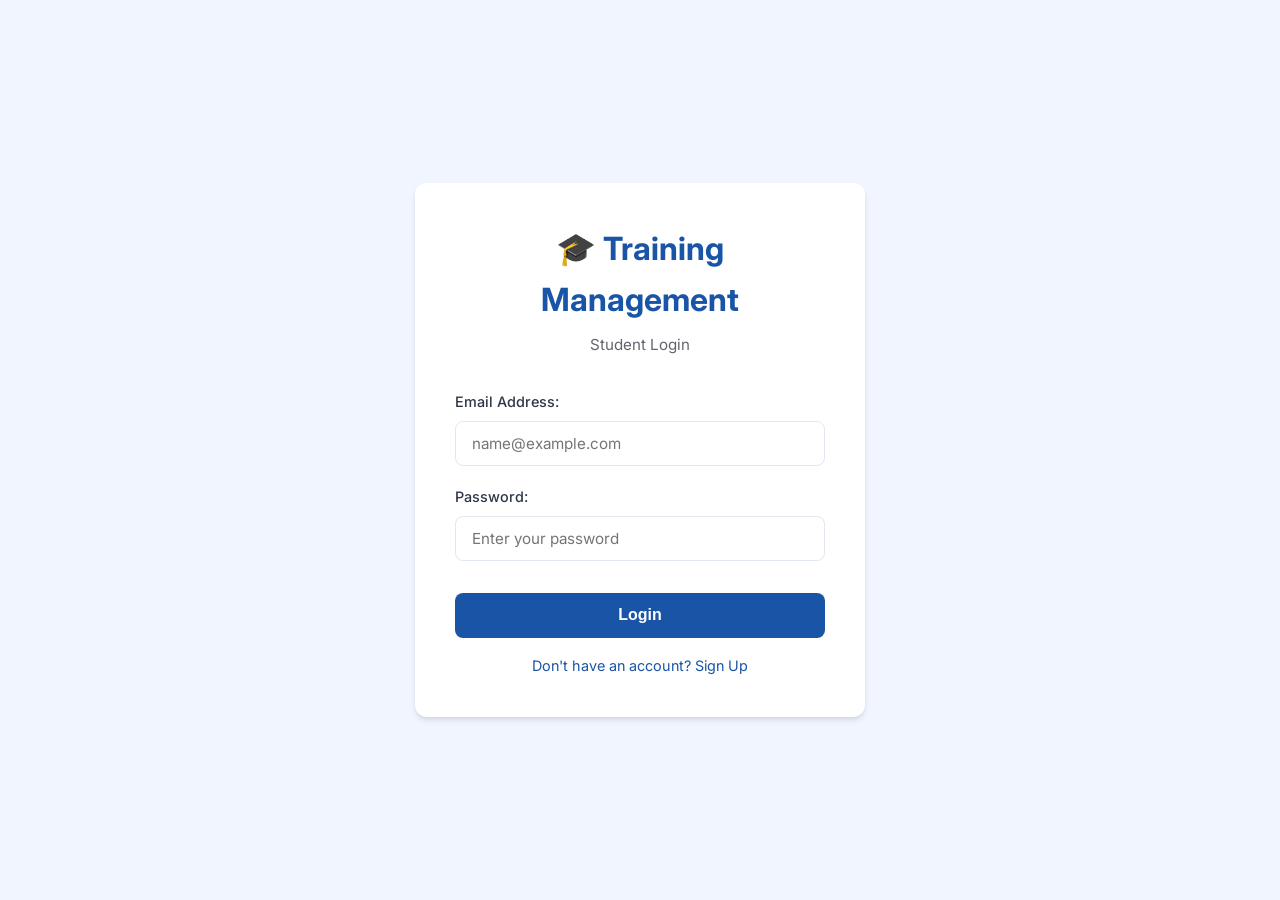
<file: index.html>
<!DOCTYPE html>
<html lang="en">
<head>
    <meta charset="UTF-8">
    <meta name="viewport" content="width=device-width, initial-scale=1.0">
    <title>Academy System — Login</title>
    <link href="https://fonts.googleapis.com/css2?family=Inter:wght@400;500;600;700&display=swap" rel="stylesheet">
    <link rel="stylesheet" href="styles.css">
</head>
<body>
    <div class="card">
        <div class="header-center">
            <h1>🎓 Training Management</h1>
            <p class="subtitle">Student Login</p>
        </div>
        
        <form id="loginForm">
            <div class="form-group">
                <label for="email">Email Address:</label>
                <input type="email" id="email" name="email" required placeholder="name@example.com">
            </div>
            
            <div class="form-group">
                <label for="password">Password:</label>
                <input type="password" id="password" name="password" required placeholder="Enter your password">
            </div>
            
            <div style="margin-top: 2rem;">
                <button type="submit" class="btn">Login</button>
                <a href="signup.html" class="btn-link">Don't have an account? Sign Up</a>
            </div>
        </form>
    </div>
    <script>
        document.getElementById('loginForm').addEventListener('submit', function(e) {
            e.preventDefault(); 
            
            const email = document.getElementById('email').value;
            const password = document.getElementById('password').value;
            
            const users = JSON.parse(localStorage.getItem('academy_users') || '[]');
            const user = users.find(u => u.email === email && u.password === password);
            
            if (user) {
                localStorage.setItem('current_user', JSON.stringify(user));
                window.location.href = 'dashboard.html';
            } else {
                alert('Invalid email or password! Please try again or create a new account.');
            }
        });
    </script>
</body>
</html>
</file>
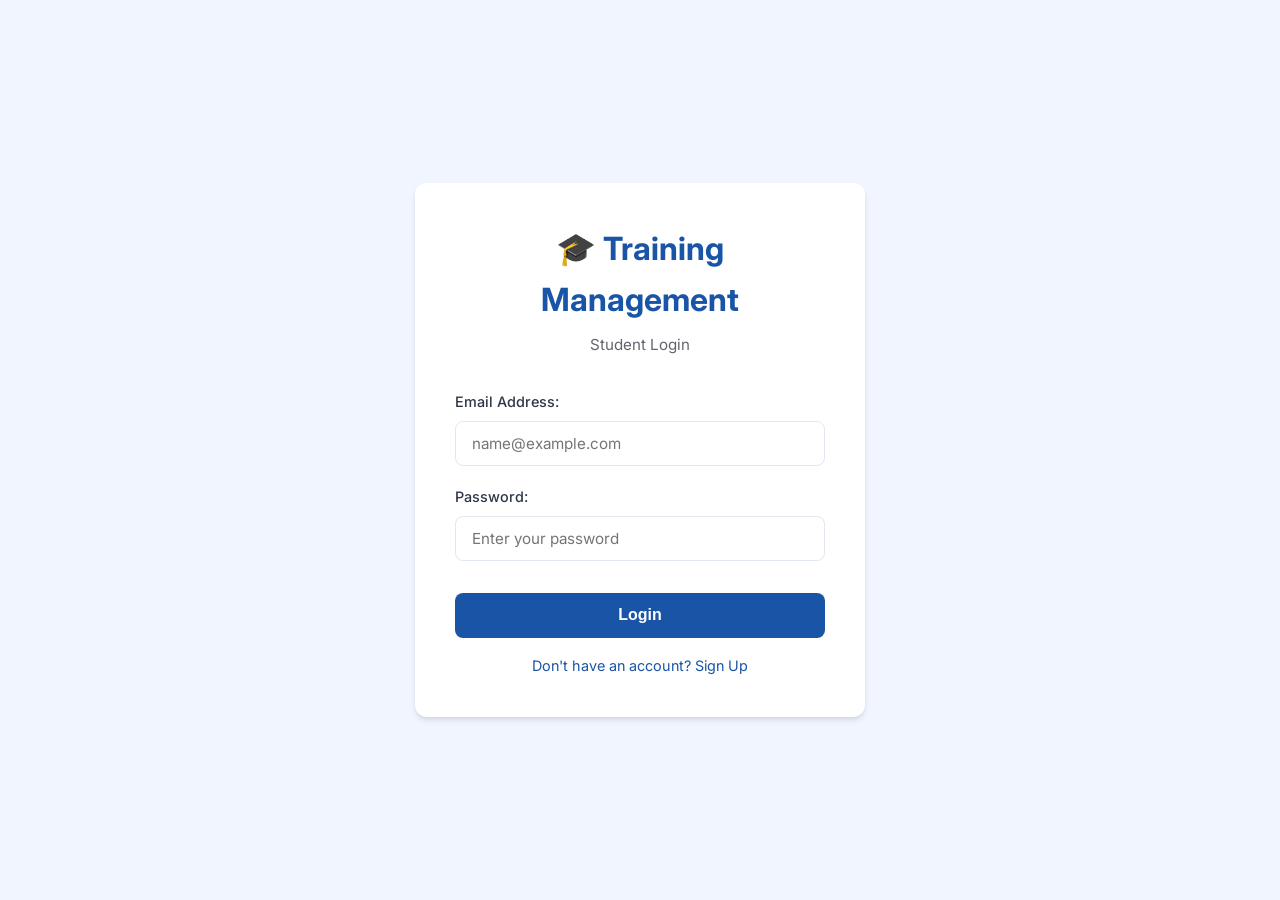
<file: templates/index.html>
<!DOCTYPE html>
<html lang="en">
<head>
    <meta charset="UTF-8">
    <meta name="viewport" content="width=device-width, initial-scale=1.0">
    <title>Academy System — Login</title>
    <link href="https://fonts.googleapis.com/css2?family=Inter:wght@400;500;600;700&display=swap" rel="stylesheet">
    <link rel="stylesheet" href="/static/styles.css">
</head>
<body>
    <div class="card">
        <div class="header-center">
            <h1>🎓 Training Management</h1>
            <p class="subtitle">Student Login</p>
        </div>
        
        <form id="loginForm">
            <div class="form-group">
                <label for="email">Email Address:</label>
                <input type="email" id="email" name="email" required placeholder="name@example.com">
            </div>
            
            <div class="form-group">
                <label for="password">Password:</label>
                <input type="password" id="password" name="password" required placeholder="Enter your password">
            </div>
            
            <div style="margin-top: 2rem;">
                <button type="submit" class="btn">Login</button>
                <a href="signup.html" class="btn-link">Don't have an account? Sign Up</a>
            </div>
        </form>
    </div>
    <script>
        document.getElementById('loginForm').addEventListener('submit', async function(e) {
            e.preventDefault(); 
            
            const email = document.getElementById('email').value;
            const password = document.getElementById('password').value;
            
            try {
                const response = await fetch('/api/login', {
                    method: 'POST',
                    headers: {
                        'Content-Type': 'application/json'
                    },
                    body: JSON.stringify({ email, password })
                });
                
                const data = await response.json();
                
                if (data.success) {
                    window.location.href = '/dashboard.html';
                } else {
                    alert(data.message || 'Invalid email or password!');
                }
            } catch (error) {
                console.error('Error logging in:', error);
                alert('Connection error. Please try again.');
            }
        });
    </script>
</body>
</html>
</file>
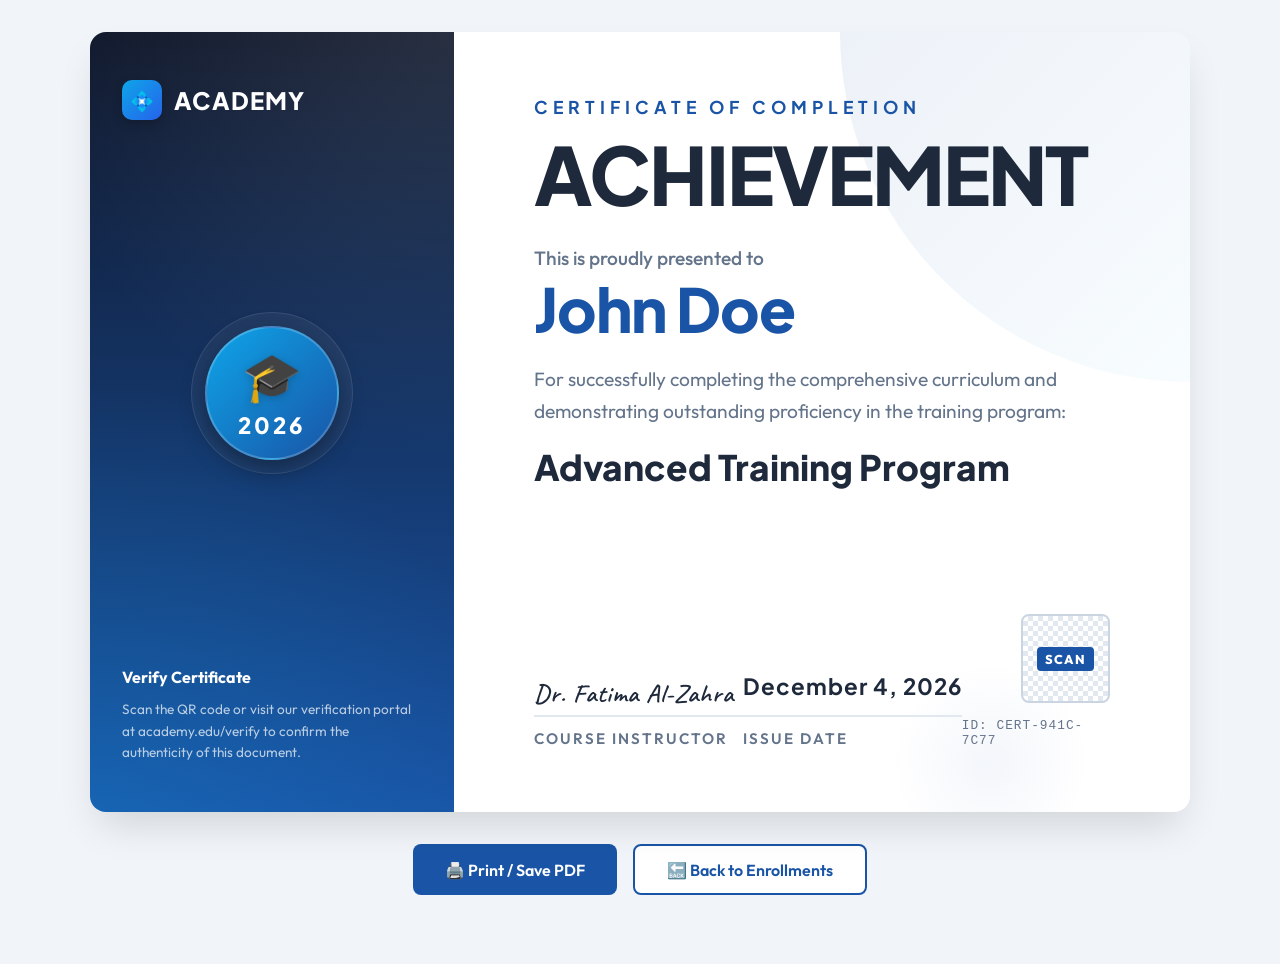
<file: certificate.html>
<!DOCTYPE html>
<html lang="en">
<head>
    <meta charset="UTF-8">
    <meta name="viewport" content="width=device-width, initial-scale=1.0">
    <title>Modern Certificate of Completion</title>
    <!-- Modern Fonts -->
    <link href="https://fonts.googleapis.com/css2?family=Caveat:wght@600&family=Outfit:wght@300;400;600;800&family=Plus+Jakarta+Sans:wght@500;700;800&display=swap" rel="stylesheet">
    
    <style>
        :root {
            --brand-primary: #1954a6; /* Matched to system styles */
            --brand-secondary: #0ea5e9;
            --dark-bg: #0f172a;
            --text-dark: #1e293b;
            --text-light: #64748b;
            --cert-bg: #ffffff;
        }

        body {
            background-color: #f1f5f9;
            margin: 0;
            padding: 2rem;
            display: flex;
            flex-direction: column;
            align-items: center;
            min-height: 100vh;
            font-family: 'Outfit', sans-serif;
        }

        /* Certificate Dimensions */
        .certificate-wrapper {
            width: 1100px;
            height: 780px;
            background: var(--cert-bg);
            position: relative;
            box-shadow: 0 20px 40px -10px rgba(0, 0, 0, 0.15);
            overflow: hidden;
            display: flex;
            border-radius: 16px;
        }

        /* Modern Sidebar */
        .cert-sidebar {
            width: 300px;
            background: linear-gradient(180deg, var(--dark-bg) 0%, var(--brand-primary) 100%);
            color: white;
            padding: 3rem 2rem;
            display: flex;
            flex-direction: column;
            justify-content: space-between;
            position: relative;
            z-index: 10;
        }

        /* Sidebar Pattern */
        .cert-sidebar::before {
            content: '';
            position: absolute;
            top: 0; left: 0; right: 0; bottom: 0;
            background-image: radial-gradient(circle at 100% 0%, rgba(255,255,255,0.1) 0%, transparent 50%),
                              radial-gradient(circle at 0% 100%, rgba(14, 165, 233, 0.2) 0%, transparent 50%);
            pointer-events: none;
        }

        .academy-logo {
            font-family: 'Plus Jakarta Sans', sans-serif;
            font-size: 1.5rem;
            font-weight: 800;
            letter-spacing: 1px;
            display: flex;
            align-items: center;
            gap: 12px;
            z-index: 2;
        }
        .logo-icon {
            width: 40px;
            height: 40px;
            background: linear-gradient(135deg, #0ea5e9 0%, #2563eb 100%);
            border-radius: 10px;
            display: flex;
            align-items: center;
            justify-content: center;
            font-size: 1.2rem;
            box-shadow: 0 4px 10px rgba(0,0,0,0.2);
        }

        .cert-badge {
            align-self: center;
            width: 160px;
            height: 160px;
            background: rgba(255, 255, 255, 0.05);
            border-radius: 50%;
            display: flex;
            align-items: center;
            justify-content: center;
            backdrop-filter: blur(10px);
            border: 1px solid rgba(255, 255, 255, 0.1);
            position: relative;
            z-index: 2;
        }
        .cert-badge-inner {
            width: 130px;
            height: 130px;
            background: linear-gradient(135deg, var(--brand-secondary) 0%, var(--brand-primary) 100%);
            border-radius: 50%;
            display: flex;
            flex-direction: column;
            align-items: center;
            justify-content: center;
            box-shadow: 0 10px 25px rgba(0,0,0,0.4);
            border: 2px solid rgba(255,255,255,0.2);
        }
        .badge-icon {
            font-size: 3rem;
            margin-bottom: 5px;
            filter: drop-shadow(0 2px 4px rgba(0,0,0,0.2));
        }
        .badge-year {
            font-family: 'Plus Jakarta Sans', sans-serif;
            font-weight: 800;
            font-size: 1.4rem;
            letter-spacing: 3px;
        }

        .sidebar-footer {
            font-size: 0.85rem;
            color: rgba(255, 255, 255, 0.7);
            line-height: 1.6;
            z-index: 2;
        }

        /* Main Content */
        .cert-main {
            flex: 1;
            padding: 4rem 5rem;
            display: flex;
            flex-direction: column;
            justify-content: center;
            position: relative;
        }

        /* Geometric Accents */
        .accent-shape-1 {
            position: absolute;
            top: 0;
            right: 0;
            width: 350px;
            height: 350px;
            background: linear-gradient(135deg, rgba(25, 84, 166, 0.08) 0%, rgba(14, 165, 233, 0.03) 100%);
            border-radius: 0 0 0 100%;
            pointer-events: none;
        }
        .accent-shape-2 {
            position: absolute;
            bottom: -50px;
            right: 100px;
            width: 200px;
            height: 200px;
            background: radial-gradient(circle, rgba(25, 84, 166, 0.05) 0%, transparent 70%);
            pointer-events: none;
        }

        .cert-header {
            font-family: 'Plus Jakarta Sans', sans-serif;
            color: var(--brand-primary);
            font-size: 1.1rem;
            font-weight: 700;
            text-transform: uppercase;
            letter-spacing: 5px;
            margin-bottom: 1rem;
            position: relative;
            z-index: 2;
        }

        .cert-title {
            font-family: 'Plus Jakarta Sans', sans-serif;
            font-size: 5rem;
            font-weight: 800;
            color: var(--text-dark);
            margin: 0 0 2rem 0;
            line-height: 1;
            letter-spacing: -2px;
            position: relative;
            z-index: 2;
        }

        .presented-text {
            font-size: 1.2rem;
            color: var(--text-light);
            margin-bottom: 0.5rem;
            font-weight: 500;
        }

        .recipient-name {
            font-family: 'Plus Jakarta Sans', sans-serif;
            font-size: 3.8rem;
            font-weight: 800;
            color: var(--brand-primary);
            margin-bottom: 1.5rem;
            line-height: 1;
            letter-spacing: -1px;
        }

        .completion-text {
            font-size: 1.2rem;
            color: var(--text-light);
            max-width: 650px;
            line-height: 1.7;
            margin-bottom: 1rem;
        }

        .course-name {
            font-family: 'Plus Jakarta Sans', sans-serif;
            font-size: 2.2rem;
            font-weight: 800;
            color: var(--text-dark);
            margin-bottom: 4rem;
        }

        /* Footer */
        .cert-footer {
            display: flex;
            justify-content: space-between;
            align-items: flex-end;
            margin-top: auto;
            position: relative;
            z-index: 2;
        }

        .signature-block {
            display: flex;
            flex-direction: column;
            width: 220px;
        }

        .signature-img {
            font-family: 'Caveat', cursive;
            font-size: 1.6rem;
            font-weight: 600;
            color: var(--text-dark);
            font-style: normal;
            border-bottom: 2px solid #e2e8f0;
            padding-bottom: 5px;
            margin-bottom: 12px;
            letter-spacing: 1px;
            white-space: nowrap;
        }

        .signature-title {
            font-size: 0.95rem;
            color: var(--text-light);
            font-weight: 600;
            text-transform: uppercase;
            letter-spacing: 2px;
        }

        /* QR Code Simulation */
        .qr-placeholder {
            width: 85px;
            height: 85px;
            background: #fff;
            border: 2px solid #cbd5e1;
            border-radius: 8px;
            display: flex;
            align-items: center;
            justify-content: center;
            position: relative;
            background-image: 
                linear-gradient(45deg, #e2e8f0 25%, transparent 25%, transparent 75%, #e2e8f0 75%, #e2e8f0), 
                linear-gradient(45deg, #e2e8f0 25%, transparent 25%, transparent 75%, #e2e8f0 75%, #e2e8f0);
            background-size: 10px 10px;
            background-position: 0 0, 5px 5px;
        }
        .qr-placeholder::before {
            content: 'SCAN';
            font-weight: 800;
            color: #fff;
            background: var(--brand-primary);
            padding: 4px 8px;
            border-radius: 4px;
            font-size: 0.8rem;
            letter-spacing: 1px;
        }

        .cert-meta {
            margin-top: 15px;
            font-size: 0.8rem;
            color: var(--text-light);
            letter-spacing: 1px;
            font-family: monospace;
        }

        /* Controls */
        .controls {
            margin-top: 2rem;
            display: flex;
            gap: 1rem;
        }
        .btn {
            padding: 0.85rem 2rem;
            background: var(--brand-primary);
            color: white;
            border: none;
            border-radius: 8px;
            font-family: 'Outfit', sans-serif;
            font-weight: 600;
            font-size: 1rem;
            cursor: pointer;
            text-decoration: none;
            transition: 0.2s;
        }
        .btn:hover { background: #134285; transform: translateY(-1px); }
        .btn-outline {
            background: white;
            border: 2px solid var(--brand-primary);
            color: var(--brand-primary);
        }
        .btn-outline:hover {
            background: #f8fafc;
        }

        @media print {
            body { background: white; padding: 0; }
            .controls { display: none; }
            .certificate-wrapper {
                box-shadow: none;
                width: 297mm;
                height: 210mm;
            }
            .cert-sidebar {
                -webkit-print-color-adjust: exact;
                print-color-adjust: exact;
            }
            @page { size: A4 landscape; margin: 0; }
        }
    </style>
</head>
<body>

    <div class="certificate-wrapper" id="printableArea">
        
        <!-- Sidebar -->
        <div class="cert-sidebar">
            <div class="academy-logo">
                <div class="logo-icon">💠</div>
                ACADEMY
            </div>
            
            <div class="cert-badge">
                <div class="cert-badge-inner">
                    <div class="badge-icon">🎓</div>
                    <div class="badge-year">2026</div>
                </div>
            </div>

            <div class="sidebar-footer">
                <div style="font-weight: 700; font-size: 1rem; margin-bottom: 8px; color: white;">Verify Certificate</div>
                Scan the QR code or visit our verification portal at academy.edu/verify to confirm the authenticity of this document.
            </div>
        </div>

        <!-- Main Content -->
        <div class="cert-main">
            <div class="accent-shape-1"></div>
            <div class="accent-shape-2"></div>

            <div class="cert-header">Certificate of Completion</div>
            <h1 class="cert-title">ACHIEVEMENT</h1>
            
            <div class="presented-text">This is proudly presented to</div>
            
            <div class="recipient-name" id="studentName">John Doe</div>
            
            <div class="completion-text">
                For successfully completing the comprehensive curriculum and demonstrating outstanding proficiency in the training program:
            </div>
            
            <div class="course-name" id="courseName">Advanced Cyber Security</div>
            
            <div class="cert-footer">
                <div class="signature-block">
                    <div class="signature-img" id="doctorName">Waleed Shaher</div>
                    <div class="signature-title">Course Instructor</div>
                </div>
                
                <div class="signature-block">
                    <div class="signature-img" id="dateDisplay" style="font-style: normal; font-weight: 700; font-size: 1.4rem; padding-bottom: 15px; margin-bottom: 12px; font-family: 'Plus Jakarta Sans', sans-serif;">May 19, 2026</div>
                    <div class="signature-title">Issue Date</div>
                </div>

                <div style="display: flex; flex-direction: column; align-items: flex-end;">
                    <div class="qr-placeholder"></div>
                    <div class="cert-meta">ID: <span id="certId">CERT-883A-992</span></div>
                </div>
            </div>
        </div>

    </div>

    <div class="controls">
        <button class="btn" onclick="window.print()">🖨️ Print / Save PDF</button>
        <a href="enrollments.html" class="btn btn-outline">🔙 Back to Enrollments</a>
    </div>

    <script>
        // Fetch course from URL
        const urlParams = new URLSearchParams(window.location.search);
        const course = urlParams.get('course') || 'Advanced Training Program';
        document.getElementById('courseName').textContent = course;

        // Set Student Name from localStorage
        const currentUser = JSON.parse(localStorage.getItem('current_user'));
        if (currentUser && currentUser.name) {
            document.getElementById('studentName').textContent = currentUser.name;
        }

        // Generate deterministic random doctor based on course name
        const doctorNames = [
            "Dr. Waleed Shaher", "Dr. Ahmed Khalid", "Dr. Sarah Al-Otaibi", 
            "Dr. Mohammed Noor", "Dr. Fatima Al-Zahra", "Dr. Yasser Hassan",
            "Dr. Reem Abdullah", "Dr. Tariq Mansour"
        ];
        
        // Simple hash so the same course always gets the same doctor
        let hash = 0;
        for (let i = 0; i < course.length; i++) {
            hash = course.charCodeAt(i) + ((hash << 5) - hash);
        }
        const doctorIndex = Math.abs(hash) % doctorNames.length;
        document.getElementById('doctorName').textContent = doctorNames[doctorIndex];

        // Set date
        const today = new Date();
        const formattedDate = today.toLocaleDateString('en-US', {
            year: 'numeric',
            month: 'long',
            day: 'numeric'
        });
        document.getElementById('dateDisplay').textContent = formattedDate;

        // Generate Certificate ID
        const generateCertId = () => {
            const randomHex1 = Math.floor(Math.random() * 65535).toString(16).toUpperCase().padStart(4, '0');
            const randomHex2 = Math.floor(Math.random() * 65535).toString(16).toUpperCase().padStart(4, '0');
            return `CERT-${randomHex1}-${randomHex2}`;
        };
        document.getElementById('certId').textContent = generateCertId();
    </script>
</body>
</html>
</file>
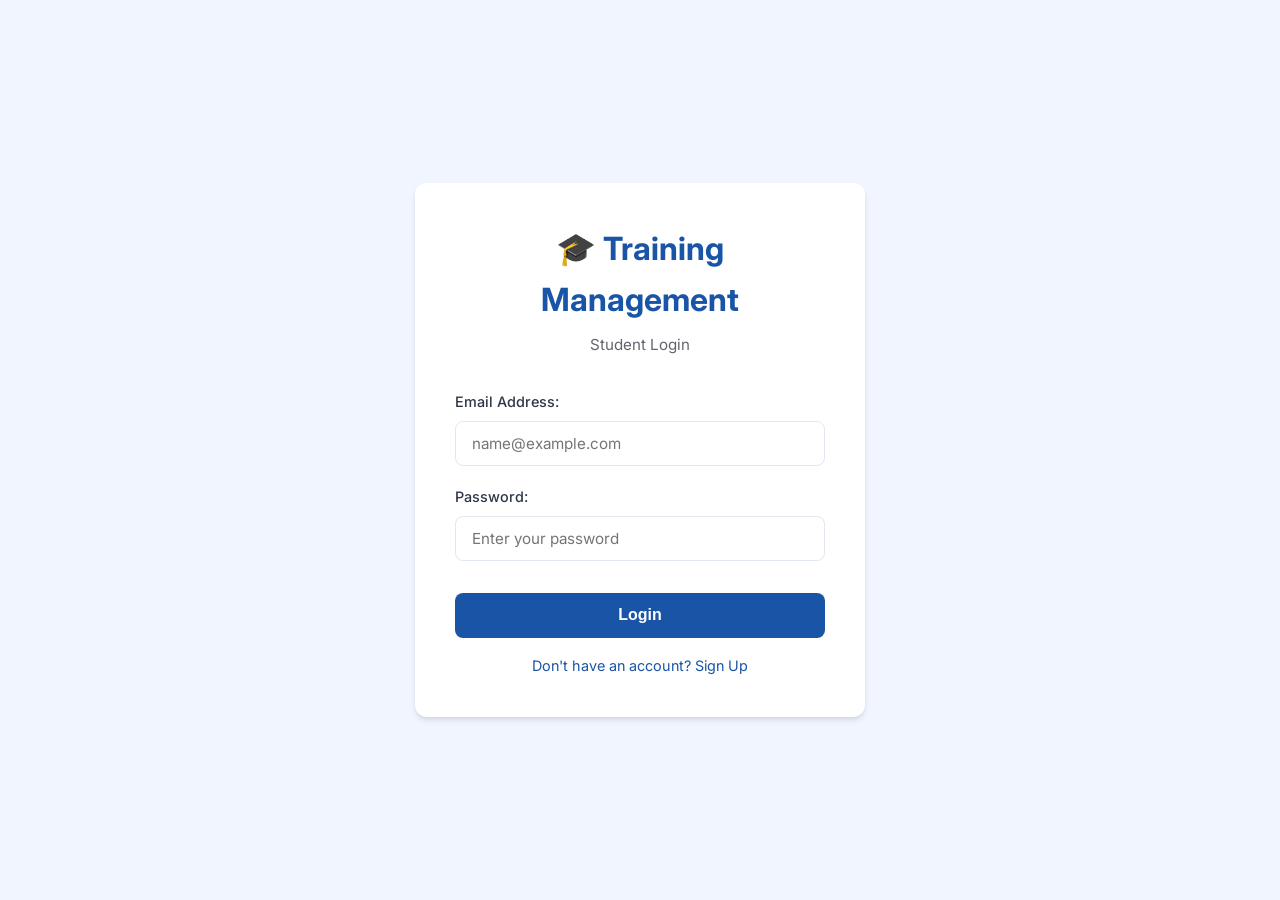
<file: enrollments.html>
<!DOCTYPE html>
<html lang="en">
<head>
    <meta charset="UTF-8">
    <meta name="viewport" content="width=device-width, initial-scale=1.0">
    <title>Academy System — My Enrollments</title>
    <link href="https://fonts.googleapis.com/css2?family=Inter:wght@400;500;600;700&display=swap" rel="stylesheet">
    <link rel="stylesheet" href="styles.css">
</head>
<body>
    <div class="card large">
        <div class="top-nav">
            <h2>⏱️ My Enrollments</h2>
            <a href="dashboard.html" class="back-btn">
                <span>🔙</span> Back to Dashboard
            </a>
        </div>
        
        <p class="subtitle" style="text-align: left;">Track your current training progress and payment statuses.</p>

        <table>
            <thead>
                <tr>
                    <th>Enrol ID</th>
                    <th>Program Name</th>
                    <th>Date</th>
                    <th>Status</th>
                    <th>Action</th>
                </tr>
            </thead>
            <tbody id="enrollmentsTableBody">
                <tr><td colspan="5">Loading your enrollments...</td></tr>
            </tbody>
        </table>
    </div>

    <script>
        document.addEventListener('DOMContentLoaded', () => {
            const tbody = document.getElementById('enrollmentsTableBody');
            
            const currentUser = JSON.parse(localStorage.getItem('current_user'));
            if (!currentUser) {
                alert('Please login first!');
                window.location.href = 'index.html';
                return;
            }
            
            const userEmail = currentUser.email;
            const enrollmentsKey = 'enrollments_' + userEmail;
            const enrollments = JSON.parse(localStorage.getItem(enrollmentsKey) || '[]');
            
            if (enrollments.length === 0) {
                tbody.innerHTML = '<tr><td colspan="5" style="text-align:center;">You have not enrolled in any programs yet.</td></tr>';
                return;
            }
            
            tbody.innerHTML = '';
            
            enrollments.forEach(e => {
                const tr = document.createElement('tr');
                
                let statusBadge = '';
                let actionButton = '';
                
                if (e.status === 'Completed') {
                    statusBadge = '<span class="status-badge status-completed">Completed</span>';
                    actionButton = `<button class="btn btn-secondary" style="padding: 0.4rem 1rem;" onclick="handleAction(${e.enrollment_id}, '${e.name}', 'cert')">View Cert</button>`;
                } else if (e.status === 'In Progress') {
                    statusBadge = '<span class="status-badge status-inprogress">In Progress</span>';
                    actionButton = `<button class="btn btn-secondary" style="padding: 0.4rem 1rem;" onclick="handleAction(${e.enrollment_id}, '${e.name}', 'pay')">Pay Fee</button>`;
                } else {
                    statusBadge = '<span class="status-badge status-pending">Pending</span>';
                    actionButton = `<button class="btn" style="padding: 0.4rem 1rem;" onclick="handleAction(${e.enrollment_id}, '${e.name}', 'pay')">Pay Fee</button>`;
                }
                
                tr.innerHTML = `
                    <td>${e.enrollment_id}</td>
                    <td>${e.name}</td>
                    <td>${e.enrollment_date}</td>
                    <td>${statusBadge}</td>
                    <td>${actionButton}</td>
                `;
                tbody.appendChild(tr);
            });
        });

        function handleAction(id, courseName, actionType) {
            if (actionType === 'pay') {
                window.location.href = `payment.html?id=${id}`;
            } else if (actionType === 'cert') {
                window.location.href = `certificate.html?course=${encodeURIComponent(courseName)}`;
            }
        }
    </script>
</body>
</html>
</file>
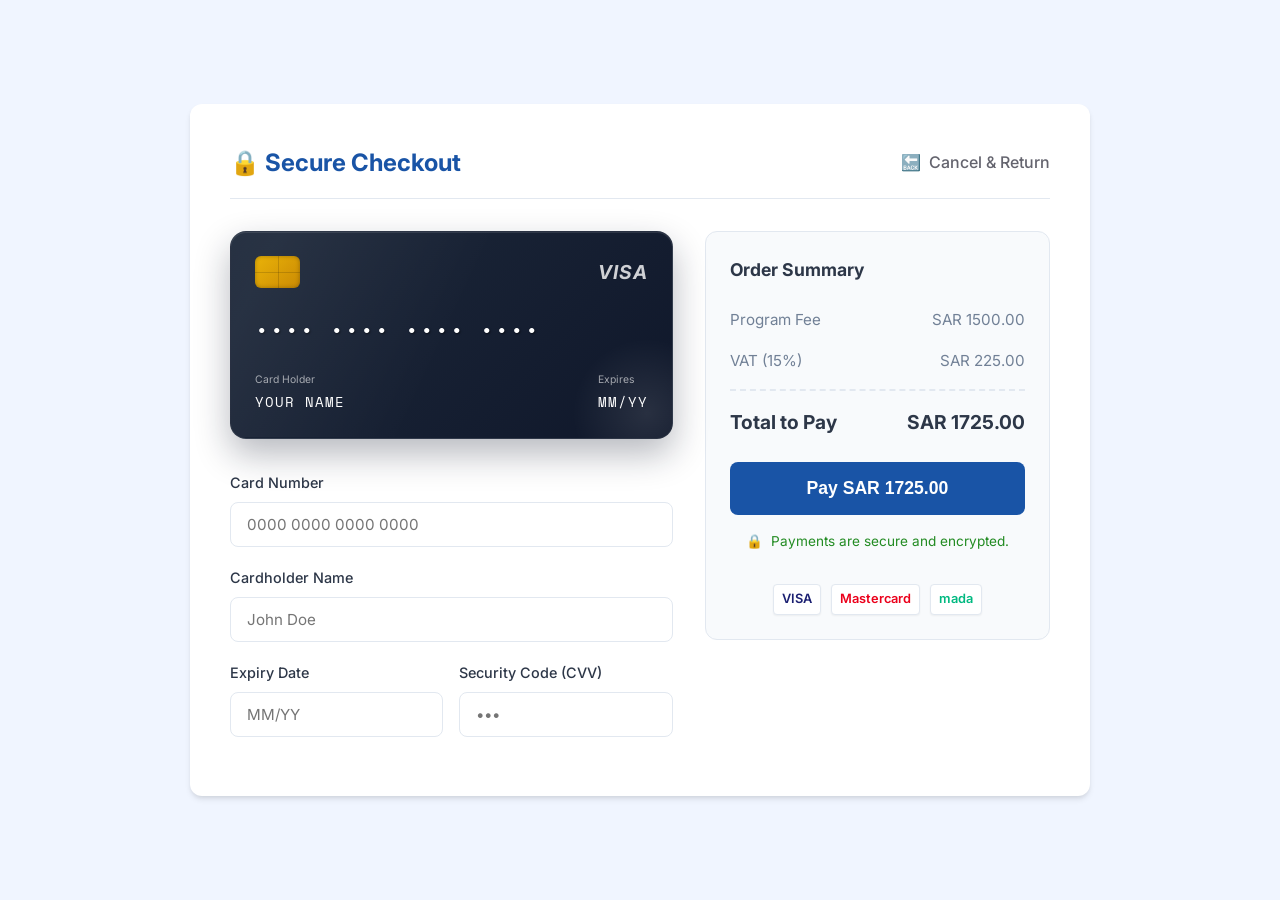
<file: payment.html>
<!DOCTYPE html>
<html lang="en">
<head>
    <meta charset="UTF-8">
    <meta name="viewport" content="width=device-width, initial-scale=1.0">
    <title>Secure Checkout — Academy System</title>
    <link href="https://fonts.googleapis.com/css2?family=Inter:wght@400;500;600;700&family=Space+Mono&display=swap" rel="stylesheet">
    <link rel="stylesheet" href="styles.css">
    <style>
        .checkout-container {
            display: flex;
            flex-direction: column;
            gap: 2rem;
        }
        @media (min-width: 768px) {
            .checkout-container {
                flex-direction: row;
                align-items: flex-start;
            }
            .checkout-form-section {
                flex: 1.5;
            }
            .checkout-summary-section {
                flex: 1;
                background: #f8fafc;
                padding: 1.5rem;
                border-radius: 12px;
                border: 1px solid var(--border-color);
            }
        }

        /* Realistic Card Design */
        .payment-card {
            background: linear-gradient(135deg, #1e293b 0%, #0f172a 100%);
            color: white;
            padding: 1.5rem;
            border-radius: 16px;
            margin-bottom: 2rem;
            box-shadow: 0 15px 35px rgba(15, 23, 42, 0.3), inset 0 1px 0 rgba(255,255,255,0.1);
            position: relative;
            overflow: hidden;
            border: 1px solid rgba(255,255,255,0.1);
        }
        .payment-card::before {
            content: '';
            position: absolute;
            top: 0; left: -50%;
            width: 100%; height: 100%;
            background: linear-gradient(to right, rgba(255,255,255,0) 0%, rgba(255,255,255,0.05) 50%, rgba(255,255,255,0) 100%);
            transform: skewX(-25deg);
            animation: shine 6s infinite;
        }
        @keyframes shine {
            0% { left: -100%; }
            20% { left: 200%; }
            100% { left: 200%; }
        }
        .payment-card::after {
            content: '';
            position: absolute;
            bottom: -50px;
            right: -50px;
            width: 150px;
            height: 150px;
            border-radius: 50%;
            background: radial-gradient(circle, rgba(255,255,255,0.1) 0%, rgba(255,255,255,0) 70%);
        }
        .card-top {
            display: flex;
            justify-content: space-between;
            align-items: center;
            margin-bottom: 1.5rem;
        }
        .card-chip {
            width: 45px;
            height: 32px;
            background: linear-gradient(135deg, #eab308 0%, #ca8a04 100%);
            border-radius: 6px;
            position: relative;
            box-shadow: inset 0 0 4px rgba(0,0,0,0.3);
            overflow: hidden;
        }
        .card-chip::before, .card-chip::after {
            content: '';
            position: absolute;
            background: rgba(0,0,0,0.15);
        }
        .card-chip::before { width: 100%; height: 1px; top: 50%; left: 0; }
        .card-chip::after { width: 1px; height: 100%; top: 0; left: 50%; }
        
        .card-logo {
            font-style: italic;
            font-weight: 700;
            font-size: 1.2rem;
            opacity: 0.8;
            letter-spacing: 1px;
        }
        .card-number-display {
            font-family: 'Space Mono', monospace;
            font-size: 1.4rem;
            letter-spacing: 2px;
            margin-bottom: 1.5rem;
            text-shadow: 1px 1px 2px rgba(0,0,0,0.5);
            min-height: 33px;
        }
        .card-details-display {
            display: flex;
            justify-content: space-between;
            font-size: 0.85rem;
            text-transform: uppercase;
            letter-spacing: 1px;
            font-family: 'Space Mono', monospace;
        }
        .card-details-display > div {
            display: flex;
            flex-direction: column;
        }
        .card-label {
            font-family: 'Inter', sans-serif;
            opacity: 0.6;
            font-size: 0.65rem;
            margin-bottom: 0.2rem;
            text-transform: capitalize;
            letter-spacing: normal;
        }

        /* Order Summary */
        .summary-row {
            display: flex;
            justify-content: space-between;
            margin-bottom: 1rem;
            font-size: 0.95rem;
            color: var(--text-muted);
        }
        .summary-total {
            display: flex;
            justify-content: space-between;
            margin-top: 1rem;
            padding-top: 1rem;
            border-top: 2px dashed var(--border-color);
            font-weight: 700;
            font-size: 1.2rem;
            color: var(--text-main);
        }
        .supported-methods {
            display: flex;
            gap: 10px;
            margin-top: 2rem;
            justify-content: center;
        }
        .method-icon {
            background: white;
            border: 1px solid var(--border-color);
            border-radius: 4px;
            padding: 4px 8px;
            font-size: 0.8rem;
            font-weight: 600;
            color: var(--text-main);
            box-shadow: 0 1px 2px rgba(0,0,0,0.05);
        }

        /* Processing Overlay */
        .processing-overlay {
            position: fixed;
            top: 0; left: 0; right: 0; bottom: 0;
            background: rgba(255, 255, 255, 0.9);
            display: flex;
            flex-direction: column;
            justify-content: center;
            align-items: center;
            z-index: 1000;
            visibility: hidden;
            opacity: 0;
            transition: all 0.3s;
        }
        .processing-overlay.active {
            visibility: visible;
            opacity: 1;
        }
        .spinner {
            width: 50px;
            height: 50px;
            border: 4px solid var(--border-color);
            border-top-color: var(--primary-color);
            border-radius: 50%;
            animation: spin 1s linear infinite;
            margin-bottom: 1rem;
        }
        @keyframes spin { 100% { transform: rotate(360deg); } }

        .secure-badge {
            display: flex;
            align-items: center;
            justify-content: center;
            gap: 0.5rem;
            font-size: 0.85rem;
            color: var(--success-color);
            margin-top: 1rem;
        }
        
        .input-icon-wrapper {
            position: relative;
        }
        .input-icon-wrapper input {
            padding-right: 40px;
        }
        .input-icon {
            position: absolute;
            right: 12px;
            top: 50%;
            transform: translateY(-50%);
            font-size: 1.2rem;
            color: var(--success-color);
            opacity: 0;
            transition: opacity 0.2s;
        }
        input:valid + .input-icon {
            opacity: 1;
        }
    </style>
</head>
<body>
    <div class="card large" style="max-width: 900px;">
        <div class="top-nav">
            <h2>🔒 Secure Checkout</h2>
            <a href="enrollments.html" class="back-btn">
                <span>🔙</span> Cancel & Return
            </a>
        </div>
        
        <div class="checkout-container">
            <!-- Form Section -->
            <div class="checkout-form-section">
                <div class="payment-card">
                    <div class="card-top">
                        <div class="card-chip"></div>
                        <div class="card-logo" id="cardTypeLogo">VISA</div>
                    </div>
                    <div class="card-number-display" id="cardDisplay">•••• •••• •••• ••••</div>
                    <div class="card-details-display">
                        <div>
                            <span class="card-label">Card Holder</span>
                            <span id="nameDisplay">YOUR NAME</span>
                        </div>
                        <div>
                            <span class="card-label">Expires</span>
                            <span id="expiryDisplay">MM/YY</span>
                        </div>
                    </div>
                </div>

                <form id="paymentForm">
                    <div class="form-group">
                        <label for="cardNumber">Card Number</label>
                        <div class="input-icon-wrapper">
                            <input type="text" id="cardNumber" placeholder="0000 0000 0000 0000" maxlength="19" required oninput="updateCard()" pattern=".{19}">
                            <span class="input-icon">✓</span>
                        </div>
                    </div>
                    <div class="form-group">
                        <label for="cardName">Cardholder Name</label>
                        <div class="input-icon-wrapper">
                            <input type="text" id="cardName" placeholder="John Doe" required oninput="updateCard()" minlength="3">
                            <span class="input-icon">✓</span>
                        </div>
                    </div>
                    <div class="form-row">
                        <div class="form-group">
                            <label for="expiry">Expiry Date</label>
                            <div class="input-icon-wrapper">
                                <input type="text" id="expiry" placeholder="MM/YY" maxlength="5" required oninput="updateCard()" pattern="(0[1-9]|1[0-2])\/[0-9]{2}">
                                <span class="input-icon">✓</span>
                            </div>
                        </div>
                        <div class="form-group">
                            <label for="cvv">Security Code (CVV)</label>
                            <div class="input-icon-wrapper">
                                <input type="password" id="cvv" placeholder="•••" maxlength="3" required pattern="[0-9]{3}">
                                <span class="input-icon">✓</span>
                            </div>
                        </div>
                    </div>
                </form>
            </div>

            <!-- Summary Section -->
            <div class="checkout-summary-section">
                <h3 style="margin-bottom: 1.5rem; font-size: 1.1rem; color: var(--text-main);">Order Summary</h3>
                
                <div class="summary-row">
                    <span>Program Fee</span>
                    <span>SAR <span id="subTotal">0.00</span></span>
                </div>
                <div class="summary-row">
                    <span>VAT (15%)</span>
                    <span>SAR <span id="vatAmount">0.00</span></span>
                </div>
                
                <div class="summary-total">
                    <span>Total to Pay</span>
                    <span>SAR <span id="totalAmount">0.00</span></span>
                </div>

                <button type="submit" form="paymentForm" class="btn" style="margin-top: 1.5rem; font-size: 1.1rem; padding: 1rem;">
                    Pay SAR <span id="btnTotal">0.00</span>
                </button>
                
                <div class="secure-badge">
                    🔒 <span>Payments are secure and encrypted.</span>
                </div>

                <div class="supported-methods">
                    <span class="method-icon" style="color: #1a1f71;">VISA</span>
                    <span class="method-icon" style="color: #eb001b;">Mastercard</span>
                    <span class="method-icon" style="color: #00b980;">mada</span>
                </div>
            </div>
        </div>
    </div>

    <!-- Processing Overlay -->
    <div class="processing-overlay" id="processingOverlay">
        <div class="spinner"></div>
        <h3 style="color: var(--primary-color);">Processing Payment...</h3>
        <p class="subtitle" style="margin-top: 0.5rem;">Please do not close or refresh this page.</p>
    </div>

    <script>
        // Set dynamic amounts based on ID
        const urlParams = new URLSearchParams(window.location.search);
        const enrollId = urlParams.get('id');
        
        let subtotal = 1500;
        if (enrollId === '142') subtotal = 2000;
        else if (enrollId === '148') subtotal = 1800;

        const vat = subtotal * 0.15;
        const total = subtotal + vat;

        document.getElementById('subTotal').textContent = subtotal.toFixed(2);
        document.getElementById('vatAmount').textContent = vat.toFixed(2);
        document.getElementById('totalAmount').textContent = total.toFixed(2);
        document.getElementById('btnTotal').textContent = total.toFixed(2);

        // Auto format card number
        document.getElementById('cardNumber').addEventListener('input', function (e) {
            let val = e.target.value.replace(/[^\d]/g, '');
            
            // Detect card type
            const logo = document.getElementById('cardTypeLogo');
            if (val.startsWith('4')) {
                logo.textContent = 'VISA';
                logo.style.color = 'white';
            } else if (val.startsWith('5')) {
                logo.textContent = 'Mastercard';
                logo.style.color = '#ff9f00';
            } else if (val.startsWith('6')) {
                logo.textContent = 'mada';
                logo.style.color = '#00b980';
            } else {
                logo.textContent = 'CARD';
                logo.style.color = 'white';
            }

            e.target.value = val.replace(/(.{4})/g, '$1 ').trim();
        });

        // Auto format expiry date
        document.getElementById('expiry').addEventListener('input', function (e) {
            let val = e.target.value.replace(/[^\d]/g, '');
            if (val.length > 2) {
                val = val.substring(0, 2) + '/' + val.substring(2, 4);
            }
            e.target.value = val;
        });

        // Update visual card
        function updateCard() {
            const num = document.getElementById('cardNumber').value || '•••• •••• •••• ••••';
            const name = document.getElementById('cardName').value || 'YOUR NAME';
            const exp = document.getElementById('expiry').value || 'MM/YY';
            
            document.getElementById('cardDisplay').textContent = num;
            document.getElementById('nameDisplay').textContent = name.toUpperCase();
            document.getElementById('expiryDisplay').textContent = exp;
        }

        // Handle Payment Submit
        document.getElementById('paymentForm').addEventListener('submit', function(e) {
            e.preventDefault(); 
            
            // Show processing overlay
            document.getElementById('processingOverlay').classList.add('active');
            
            // Simulate network processing delay for realism
            setTimeout(() => {
                if (enrollId) {
                    const currentUser = JSON.parse(localStorage.getItem('current_user'));
                    if (currentUser) {
                        const enrollmentsKey = 'enrollments_' + currentUser.email;
                        const enrollments = JSON.parse(localStorage.getItem(enrollmentsKey) || '[]');
                        
                        // Find and update status
                        const course = enrollments.find(e => e.enrollment_id == enrollId);
                        if (course) {
                            course.status = 'Completed';
                            localStorage.setItem(enrollmentsKey, JSON.stringify(enrollments));
                        }
                    }
                }
                
                // Change overlay content to success
                const overlay = document.getElementById('processingOverlay');
                overlay.innerHTML = `
                    <div style="font-size: 5rem; line-height: 1; margin-bottom: 1rem;">✅</div>
                    <h3 style="color: var(--success-color);">Payment Successful!</h3>
                    <p class="subtitle" style="margin-top: 0.5rem;">Redirecting to your enrollments...</p>
                `;
                
                setTimeout(() => {
                    window.location.href = 'enrollments.html';
                }, 2000);
            }, 1500);
        });
    </script>
</body>
</html>
</file>
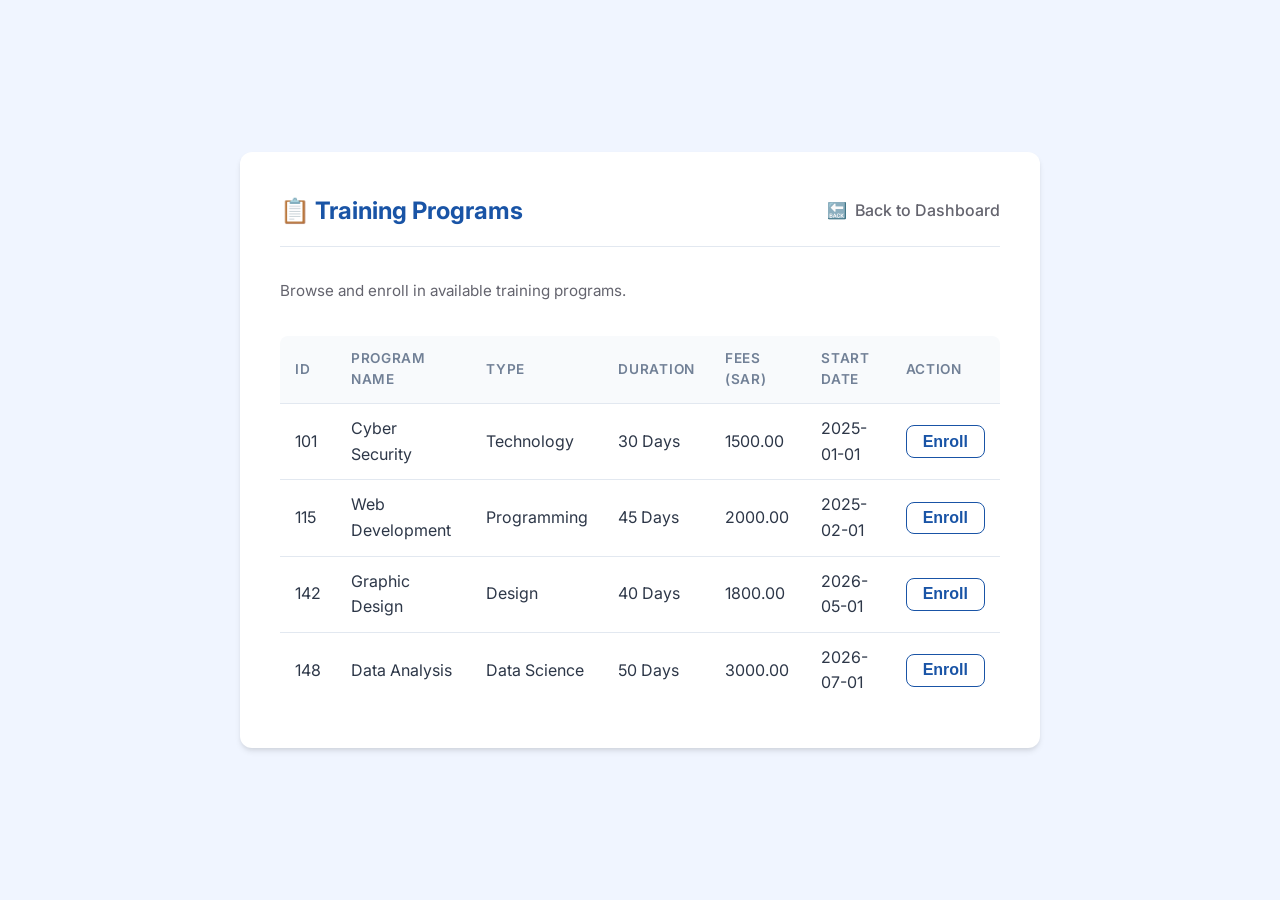
<file: programs.html>
<!DOCTYPE html>
<html lang="en">
<head>
    <meta charset="UTF-8">
    <meta name="viewport" content="width=device-width, initial-scale=1.0">
    <title>Academy System — Training Programs</title>
    <link href="https://fonts.googleapis.com/css2?family=Inter:wght@400;500;600;700&display=swap" rel="stylesheet">
    <link rel="stylesheet" href="styles.css">
</head>
<body>
    <div class="card large">
        <div class="top-nav">
            <h2>📋 Training Programs</h2>
            <a href="dashboard.html" class="back-btn">
                <span>🔙</span> Back to Dashboard
            </a>
        </div>
        
        <p class="subtitle" style="text-align: left;">Browse and enroll in available training programs.</p>

        <table>
            <thead>
                <tr>
                    <th>ID</th>
                    <th>Program Name</th>
                    <th>Type</th>
                    <th>Duration</th>
                    <th>Fees (SAR)</th>
                    <th>Start Date</th>
                    <th>Action</th>
                </tr>
            </thead>
            <tbody id="programsTableBody">
                <!-- Data will be loaded here dynamically -->
                <tr><td colspan="7">Loading programs...</td></tr>
            </tbody>
        </table>
    </div>

    <script>
        // Static programs list
        const ALL_PROGRAMS = [
            { id: 101, name: 'Cyber Security', type: 'Technology', duration: '30 Days', fee: 1500.00, start_date: '2025-01-01' },
            { id: 115, name: 'Web Development', type: 'Programming', duration: '45 Days', fee: 2000.00, start_date: '2025-02-01' },
            { id: 142, name: 'Graphic Design', type: 'Design', duration: '40 Days', fee: 1800.00, start_date: '2026-05-01' },
            { id: 148, name: 'Data Analysis', type: 'Data Science', duration: '50 Days', fee: 3000.00, start_date: '2026-07-01' }
        ];

        document.addEventListener('DOMContentLoaded', () => {
            const urlParams = new URLSearchParams(window.location.search);
            const mode = urlParams.get('mode');
            
            const tbody = document.getElementById('programsTableBody');
            tbody.innerHTML = '';
            
            ALL_PROGRAMS.forEach(p => {
                const tr = document.createElement('tr');
                tr.innerHTML = `
                    <td>${p.id}</td>
                    <td>${p.name}</td>
                    <td>${p.type}</td>
                    <td>${p.duration}</td>
                    <td>${p.fee.toFixed(2)}</td>
                    <td>${p.start_date}</td>
                    <td class="action-cell">
                        <button class="btn btn-secondary" style="padding: 0.4rem 1rem;" onclick="handleEnroll(${p.id})">Enroll</button>
                    </td>
                `;
                tbody.appendChild(tr);
            });

            if (mode === 'view') {
                document.querySelector('h2').innerHTML = '📋 Available Training Programs';
                document.querySelector('.subtitle').textContent = 'Browse the list of available training programs. To enroll, go back and select "Enroll in a Program".';
                
                // Hide action column after data is loaded
                setTimeout(() => {
                    const ths = document.querySelectorAll('th');
                    if (ths.length > 0) ths[ths.length - 1].style.display = 'none';
                    document.querySelectorAll('.action-cell').forEach(td => td.style.display = 'none');
                }, 100);
            } else if (mode === 'enroll') {
                document.querySelector('h2').innerHTML = '✏️ Program Enrollment';
                document.querySelector('.subtitle').textContent = 'Select a program below and click Enroll to register.';
            }
        });
        
        function handleEnroll(programId) {
            const currentUser = JSON.parse(localStorage.getItem('current_user'));
            if (!currentUser) {
                alert('Please login first!');
                window.location.href = 'index.html';
                return;
            }
            
            const userEmail = currentUser.email;
            const enrollmentsKey = 'enrollments_' + userEmail;
            const enrollments = JSON.parse(localStorage.getItem(enrollmentsKey) || '[]');
            
            // Check if already enrolled
            if (enrollments.find(e => e.program_id === programId)) {
                alert('You are already enrolled in this program!');
                return;
            }
            
            // Find program details
            const program = ALL_PROGRAMS.find(p => p.id === programId);
            
            // Add new enrollment
            enrollments.push({
                enrollment_id: Date.now(), // Generate fake ID
                program_id: program.id,
                name: program.name,
                enrollment_date: new Date().toISOString().split('T')[0],
                status: 'Pending'
            });
            
            localStorage.setItem(enrollmentsKey, JSON.stringify(enrollments));
            
            alert('Successfully enrolled! Go to "My Enrollments" to view your status and pay fees.');
        }
    </script>
</body>
</html>
</file>
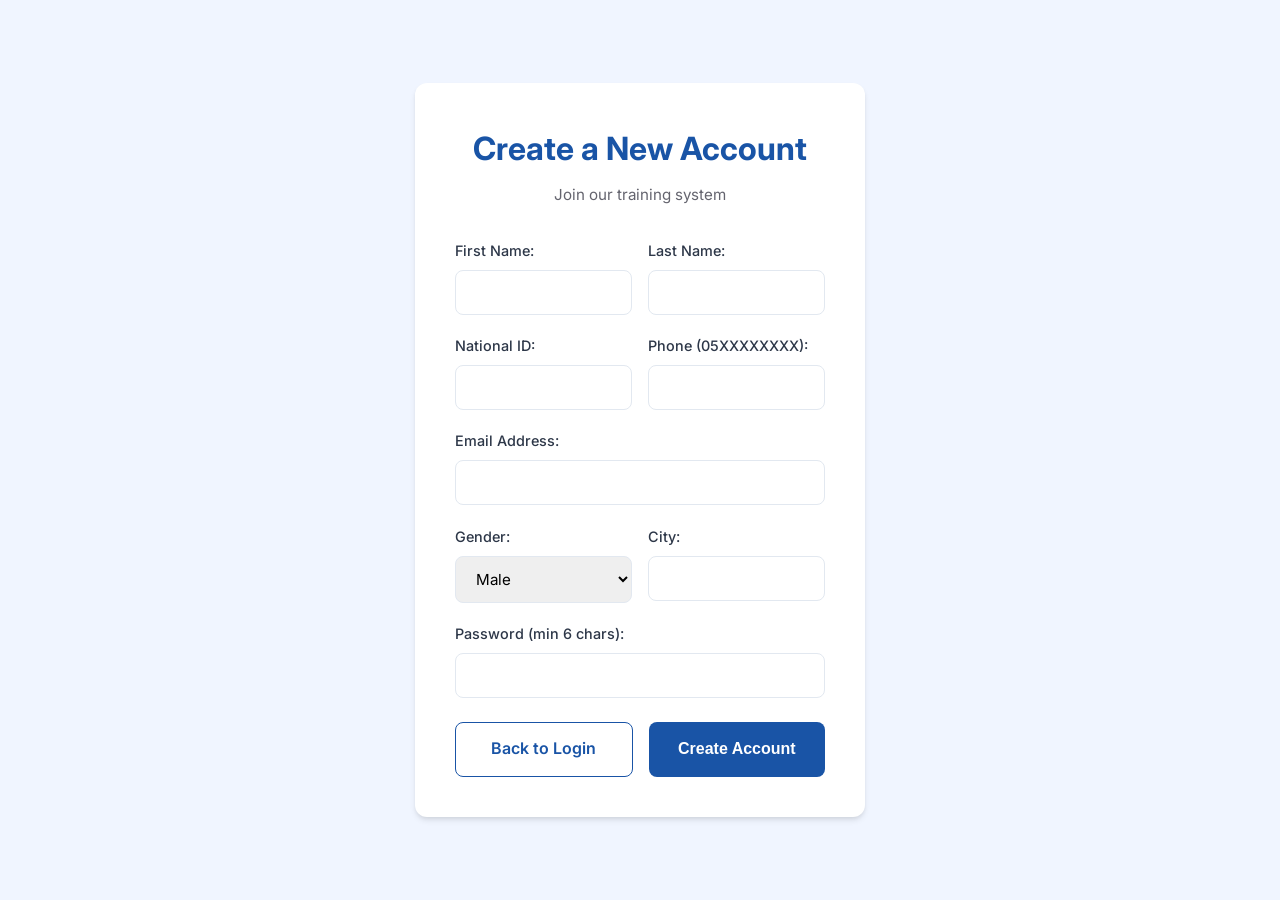
<file: signup.html>
<!DOCTYPE html>
<html lang="en">
<head>
    <meta charset="UTF-8">
    <meta name="viewport" content="width=device-width, initial-scale=1.0">
    <title>Academy System — Sign Up</title>
    <link href="https://fonts.googleapis.com/css2?family=Inter:wght@400;500;600;700&display=swap" rel="stylesheet">
    <link rel="stylesheet" href="styles.css">
</head>
<body>
    <div class="card">
        <div class="header-center">
            <h1>Create a New Account</h1>
            <p class="subtitle">Join our training system</p>
        </div>
        
        <form id="signupForm">
            <div class="form-row">
                <div class="form-group">
                    <label for="firstName">First Name:</label>
                    <input type="text" id="firstName" required>
                </div>
                <div class="form-group">
                    <label for="lastName">Last Name:</label>
                    <input type="text" id="lastName" required>
                </div>
            </div>

            <div class="form-row">
                <div class="form-group">
                    <label for="nationalId">National ID:</label>
                    <input type="text" id="nationalId" pattern="[0-9]{10}" title="Must be exactly 10 digits" required>
                </div>
                <div class="form-group">
                    <label for="phone">Phone (05XXXXXXXX):</label>
                    <input type="text" id="phone" pattern="^05[0-9]{8}$" required>
                </div>
            </div>

            <div class="form-group">
                <label for="email">Email Address:</label>
                <input type="email" id="email" required>
            </div>

            <div class="form-row">
                <div class="form-group">
                    <label for="gender">Gender:</label>
                    <select id="gender" required>
                        <option value="Male">Male</option>
                        <option value="Female">Female</option>
                    </select>
                </div>
                <div class="form-group">
                    <label for="city">City:</label>
                    <input type="text" id="city" required>
                </div>
            </div>

            <div class="form-group">
                <label for="password">Password (min 6 chars):</label>
                <input type="password" id="password" minlength="6" required>
            </div>
            
            <div class="button-group">
                <a href="index.html" class="btn btn-secondary">Back to Login</a>
                <button type="submit" class="btn">Create Account</button>
            </div>
        </form>
    </div>
    <script>
        document.getElementById('signupForm').addEventListener('submit', function(e) {
            e.preventDefault();
            
            const email = document.getElementById('email').value;
            const password = document.getElementById('password').value;
            const name = document.getElementById('firstName').value + ' ' + document.getElementById('lastName').value;
            
            const users = JSON.parse(localStorage.getItem('academy_users') || '[]');
            
            if (users.find(u => u.email === email)) {
                alert('This email is already registered! Please go to login.');
                return;
            }
            
            users.push({ email, password, name });
            localStorage.setItem('academy_users', JSON.stringify(users));
            
            alert('Account created successfully! You can now login.');
            window.location.href = 'index.html';
        });
    </script>
</body>
</html>
</file>
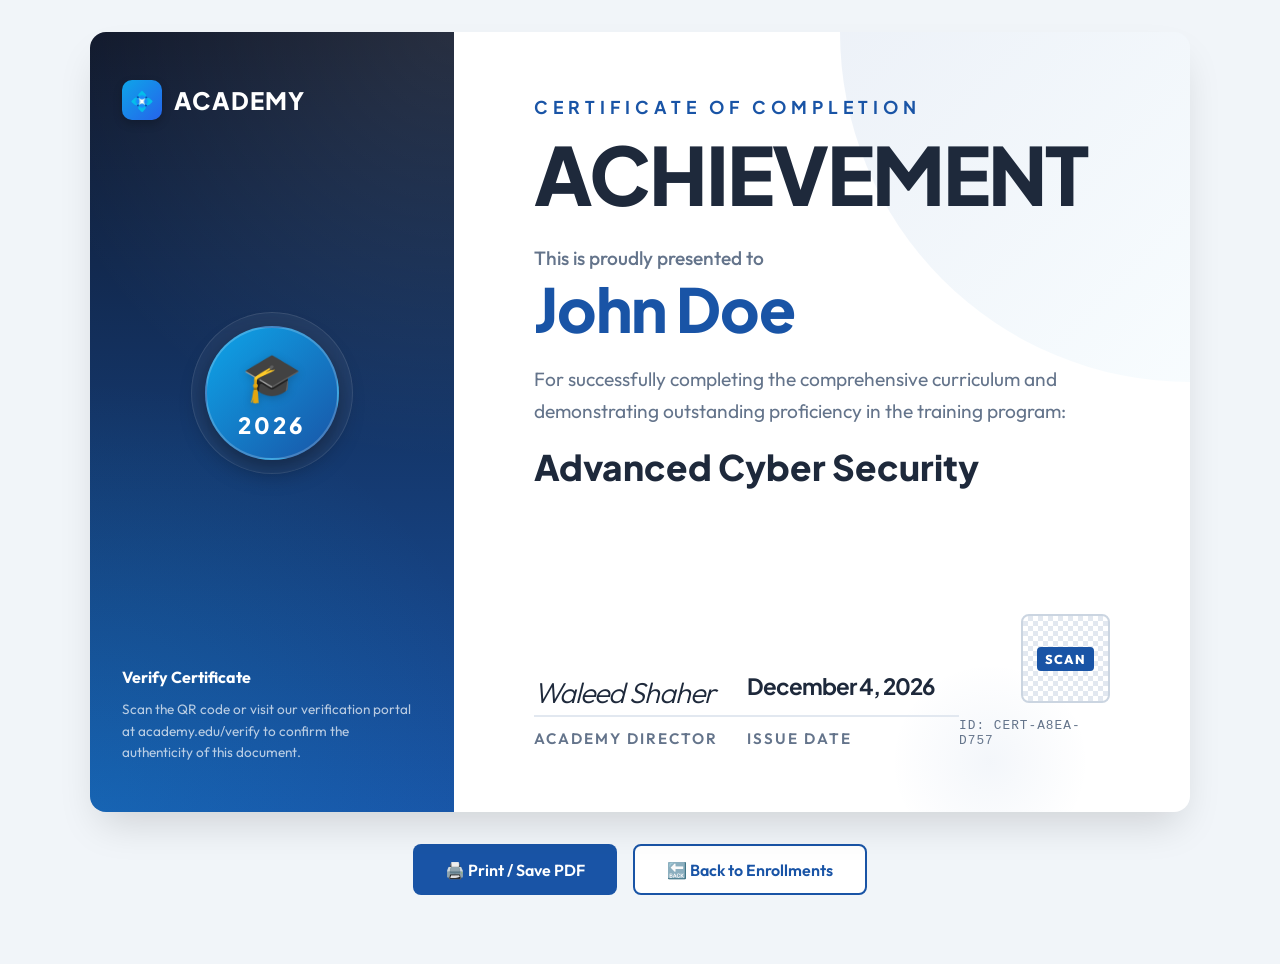
<file: templates/certificate.html>
<!DOCTYPE html>
<html lang="en">
<head>
    <meta charset="UTF-8">
    <meta name="viewport" content="width=device-width, initial-scale=1.0">
    <title>Modern Certificate of Completion</title>
    <!-- Modern Fonts -->
    <link href="https://fonts.googleapis.com/css2?family=Outfit:wght@300;400;600;800&family=Plus+Jakarta+Sans:wght@500;700;800&display=swap" rel="stylesheet">
    
    <style>
        :root {
            --brand-primary: #1954a6; /* Matched to system styles */
            --brand-secondary: #0ea5e9;
            --dark-bg: #0f172a;
            --text-dark: #1e293b;
            --text-light: #64748b;
            --cert-bg: #ffffff;
        }

        body {
            background-color: #f1f5f9;
            margin: 0;
            padding: 2rem;
            display: flex;
            flex-direction: column;
            align-items: center;
            min-height: 100vh;
            font-family: 'Outfit', sans-serif;
        }

        /* Certificate Dimensions */
        .certificate-wrapper {
            width: 1100px;
            height: 780px;
            background: var(--cert-bg);
            position: relative;
            box-shadow: 0 20px 40px -10px rgba(0, 0, 0, 0.15);
            overflow: hidden;
            display: flex;
            border-radius: 16px;
        }

        /* Modern Sidebar */
        .cert-sidebar {
            width: 300px;
            background: linear-gradient(180deg, var(--dark-bg) 0%, var(--brand-primary) 100%);
            color: white;
            padding: 3rem 2rem;
            display: flex;
            flex-direction: column;
            justify-content: space-between;
            position: relative;
            z-index: 10;
        }

        /* Sidebar Pattern */
        .cert-sidebar::before {
            content: '';
            position: absolute;
            top: 0; left: 0; right: 0; bottom: 0;
            background-image: radial-gradient(circle at 100% 0%, rgba(255,255,255,0.1) 0%, transparent 50%),
                              radial-gradient(circle at 0% 100%, rgba(14, 165, 233, 0.2) 0%, transparent 50%);
            pointer-events: none;
        }

        .academy-logo {
            font-family: 'Plus Jakarta Sans', sans-serif;
            font-size: 1.5rem;
            font-weight: 800;
            letter-spacing: 1px;
            display: flex;
            align-items: center;
            gap: 12px;
            z-index: 2;
        }
        .logo-icon {
            width: 40px;
            height: 40px;
            background: linear-gradient(135deg, #0ea5e9 0%, #2563eb 100%);
            border-radius: 10px;
            display: flex;
            align-items: center;
            justify-content: center;
            font-size: 1.2rem;
            box-shadow: 0 4px 10px rgba(0,0,0,0.2);
        }

        .cert-badge {
            align-self: center;
            width: 160px;
            height: 160px;
            background: rgba(255, 255, 255, 0.05);
            border-radius: 50%;
            display: flex;
            align-items: center;
            justify-content: center;
            backdrop-filter: blur(10px);
            border: 1px solid rgba(255, 255, 255, 0.1);
            position: relative;
            z-index: 2;
        }
        .cert-badge-inner {
            width: 130px;
            height: 130px;
            background: linear-gradient(135deg, var(--brand-secondary) 0%, var(--brand-primary) 100%);
            border-radius: 50%;
            display: flex;
            flex-direction: column;
            align-items: center;
            justify-content: center;
            box-shadow: 0 10px 25px rgba(0,0,0,0.4);
            border: 2px solid rgba(255,255,255,0.2);
        }
        .badge-icon {
            font-size: 3rem;
            margin-bottom: 5px;
            filter: drop-shadow(0 2px 4px rgba(0,0,0,0.2));
        }
        .badge-year {
            font-family: 'Plus Jakarta Sans', sans-serif;
            font-weight: 800;
            font-size: 1.4rem;
            letter-spacing: 3px;
        }

        .sidebar-footer {
            font-size: 0.85rem;
            color: rgba(255, 255, 255, 0.7);
            line-height: 1.6;
            z-index: 2;
        }

        /* Main Content */
        .cert-main {
            flex: 1;
            padding: 4rem 5rem;
            display: flex;
            flex-direction: column;
            justify-content: center;
            position: relative;
        }

        /* Geometric Accents */
        .accent-shape-1 {
            position: absolute;
            top: 0;
            right: 0;
            width: 350px;
            height: 350px;
            background: linear-gradient(135deg, rgba(25, 84, 166, 0.08) 0%, rgba(14, 165, 233, 0.03) 100%);
            border-radius: 0 0 0 100%;
            pointer-events: none;
        }
        .accent-shape-2 {
            position: absolute;
            bottom: -50px;
            right: 100px;
            width: 200px;
            height: 200px;
            background: radial-gradient(circle, rgba(25, 84, 166, 0.05) 0%, transparent 70%);
            pointer-events: none;
        }

        .cert-header {
            font-family: 'Plus Jakarta Sans', sans-serif;
            color: var(--brand-primary);
            font-size: 1.1rem;
            font-weight: 700;
            text-transform: uppercase;
            letter-spacing: 5px;
            margin-bottom: 1rem;
            position: relative;
            z-index: 2;
        }

        .cert-title {
            font-family: 'Plus Jakarta Sans', sans-serif;
            font-size: 5rem;
            font-weight: 800;
            color: var(--text-dark);
            margin: 0 0 2rem 0;
            line-height: 1;
            letter-spacing: -2px;
            position: relative;
            z-index: 2;
        }

        .presented-text {
            font-size: 1.2rem;
            color: var(--text-light);
            margin-bottom: 0.5rem;
            font-weight: 500;
        }

        .recipient-name {
            font-family: 'Plus Jakarta Sans', sans-serif;
            font-size: 3.8rem;
            font-weight: 800;
            color: var(--brand-primary);
            margin-bottom: 1.5rem;
            line-height: 1;
            letter-spacing: -1px;
        }

        .completion-text {
            font-size: 1.2rem;
            color: var(--text-light);
            max-width: 650px;
            line-height: 1.7;
            margin-bottom: 1rem;
        }

        .course-name {
            font-family: 'Plus Jakarta Sans', sans-serif;
            font-size: 2.2rem;
            font-weight: 800;
            color: var(--text-dark);
            margin-bottom: 4rem;
        }

        /* Footer */
        .cert-footer {
            display: flex;
            justify-content: space-between;
            align-items: flex-end;
            margin-top: auto;
            position: relative;
            z-index: 2;
        }

        .signature-block {
            display: flex;
            flex-direction: column;
            width: 220px;
        }

        .signature-img {
            font-family: 'Outfit', sans-serif;
            font-size: 1.8rem;
            font-weight: 300;
            color: var(--text-dark);
            font-style: italic;
            border-bottom: 2px solid #e2e8f0;
            padding-bottom: 5px;
            margin-bottom: 12px;
            letter-spacing: -1px;
            white-space: nowrap;
        }

        .signature-title {
            font-size: 0.95rem;
            color: var(--text-light);
            font-weight: 600;
            text-transform: uppercase;
            letter-spacing: 2px;
        }

        /* QR Code Simulation */
        .qr-placeholder {
            width: 85px;
            height: 85px;
            background: #fff;
            border: 2px solid #cbd5e1;
            border-radius: 8px;
            display: flex;
            align-items: center;
            justify-content: center;
            position: relative;
            background-image: 
                linear-gradient(45deg, #e2e8f0 25%, transparent 25%, transparent 75%, #e2e8f0 75%, #e2e8f0), 
                linear-gradient(45deg, #e2e8f0 25%, transparent 25%, transparent 75%, #e2e8f0 75%, #e2e8f0);
            background-size: 10px 10px;
            background-position: 0 0, 5px 5px;
        }
        .qr-placeholder::before {
            content: 'SCAN';
            font-weight: 800;
            color: #fff;
            background: var(--brand-primary);
            padding: 4px 8px;
            border-radius: 4px;
            font-size: 0.8rem;
            letter-spacing: 1px;
        }

        .cert-meta {
            margin-top: 15px;
            font-size: 0.8rem;
            color: var(--text-light);
            letter-spacing: 1px;
            font-family: monospace;
        }

        /* Controls */
        .controls {
            margin-top: 2rem;
            display: flex;
            gap: 1rem;
        }
        .btn {
            padding: 0.85rem 2rem;
            background: var(--brand-primary);
            color: white;
            border: none;
            border-radius: 8px;
            font-family: 'Outfit', sans-serif;
            font-weight: 600;
            font-size: 1rem;
            cursor: pointer;
            text-decoration: none;
            transition: 0.2s;
        }
        .btn:hover { background: #134285; transform: translateY(-1px); }
        .btn-outline {
            background: white;
            border: 2px solid var(--brand-primary);
            color: var(--brand-primary);
        }
        .btn-outline:hover {
            background: #f8fafc;
        }

        @media print {
            body { background: white; padding: 0; }
            .controls { display: none; }
            .certificate-wrapper {
                box-shadow: none;
                width: 297mm;
                height: 210mm;
            }
            .cert-sidebar {
                -webkit-print-color-adjust: exact;
                print-color-adjust: exact;
            }
            @page { size: A4 landscape; margin: 0; }
        }
    </style>
</head>
<body>

    <div class="certificate-wrapper" id="printableArea">
        
        <!-- Sidebar -->
        <div class="cert-sidebar">
            <div class="academy-logo">
                <div class="logo-icon">💠</div>
                ACADEMY
            </div>
            
            <div class="cert-badge">
                <div class="cert-badge-inner">
                    <div class="badge-icon">🎓</div>
                    <div class="badge-year">2026</div>
                </div>
            </div>

            <div class="sidebar-footer">
                <div style="font-weight: 700; font-size: 1rem; margin-bottom: 8px; color: white;">Verify Certificate</div>
                Scan the QR code or visit our verification portal at academy.edu/verify to confirm the authenticity of this document.
            </div>
        </div>

        <!-- Main Content -->
        <div class="cert-main">
            <div class="accent-shape-1"></div>
            <div class="accent-shape-2"></div>

            <div class="cert-header">Certificate of Completion</div>
            <h1 class="cert-title">ACHIEVEMENT</h1>
            
            <div class="presented-text">This is proudly presented to</div>
            
            <div class="recipient-name" id="studentName">John Doe</div>
            
            <div class="completion-text">
                For successfully completing the comprehensive curriculum and demonstrating outstanding proficiency in the training program:
            </div>
            
            <div class="course-name" id="courseName">Advanced Cyber Security</div>
            
            <div class="cert-footer">
                <div class="signature-block">
                    <div class="signature-img">Waleed Shaher</div>
                    <div class="signature-title">Academy Director</div>
                </div>
                
                <div class="signature-block">
                    <div class="signature-img" id="dateDisplay" style="font-style: normal; font-weight: 700; font-size: 1.4rem; padding-bottom: 15px; margin-bottom: 12px; font-family: 'Plus Jakarta Sans', sans-serif;">May 19, 2026</div>
                    <div class="signature-title">Issue Date</div>
                </div>

                <div style="display: flex; flex-direction: column; align-items: flex-end;">
                    <div class="qr-placeholder"></div>
                    <div class="cert-meta">ID: <span id="certId">CERT-883A-992</span></div>
                </div>
            </div>
        </div>

    </div>

    <div class="controls">
        <button class="btn" onclick="window.print()">🖨️ Print / Save PDF</button>
        <a href="enrollments.html" class="btn btn-outline">🔙 Back to Enrollments</a>
    </div>

    <script>
        // Fetch course from URL
        const urlParams = new URLSearchParams(window.location.search);
        const course = urlParams.get('course');
        
        if (course) {
            document.getElementById('courseName').textContent = course;
        }

        // Set date
        const today = new Date();
        const formattedDate = today.toLocaleDateString('en-US', {
            year: 'numeric',
            month: 'long',
            day: 'numeric'
        });
        document.getElementById('dateDisplay').textContent = formattedDate;

        // Generate Certificate ID
        const generateCertId = () => {
            const randomHex1 = Math.floor(Math.random() * 65535).toString(16).toUpperCase().padStart(4, '0');
            const randomHex2 = Math.floor(Math.random() * 65535).toString(16).toUpperCase().padStart(4, '0');
            return `CERT-${randomHex1}-${randomHex2}`;
        };
        document.getElementById('certId').textContent = generateCertId();
    </script>
</body>
</html>
</file>
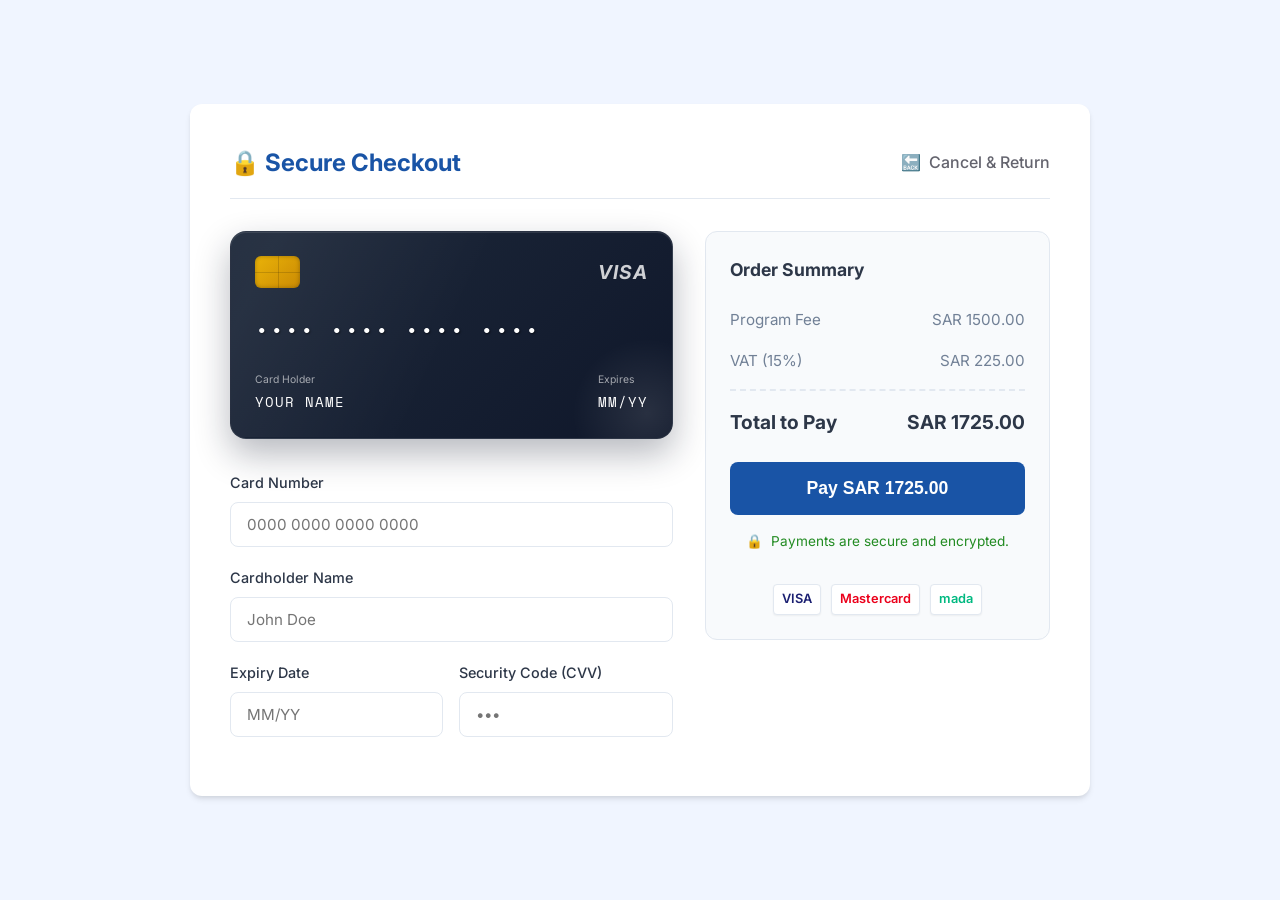
<file: templates/payment.html>
<!DOCTYPE html>
<html lang="en">
<head>
    <meta charset="UTF-8">
    <meta name="viewport" content="width=device-width, initial-scale=1.0">
    <title>Secure Checkout — Academy System</title>
    <link href="https://fonts.googleapis.com/css2?family=Inter:wght@400;500;600;700&family=Space+Mono&display=swap" rel="stylesheet">
    <link rel="stylesheet" href="/static/styles.css">
    <style>
        .checkout-container {
            display: flex;
            flex-direction: column;
            gap: 2rem;
        }
        @media (min-width: 768px) {
            .checkout-container {
                flex-direction: row;
                align-items: flex-start;
            }
            .checkout-form-section {
                flex: 1.5;
            }
            .checkout-summary-section {
                flex: 1;
                background: #f8fafc;
                padding: 1.5rem;
                border-radius: 12px;
                border: 1px solid var(--border-color);
            }
        }

        /* Realistic Card Design */
        .payment-card {
            background: linear-gradient(135deg, #1e293b 0%, #0f172a 100%);
            color: white;
            padding: 1.5rem;
            border-radius: 16px;
            margin-bottom: 2rem;
            box-shadow: 0 15px 35px rgba(15, 23, 42, 0.3), inset 0 1px 0 rgba(255,255,255,0.1);
            position: relative;
            overflow: hidden;
            border: 1px solid rgba(255,255,255,0.1);
        }
        .payment-card::before {
            content: '';
            position: absolute;
            top: 0; left: -50%;
            width: 100%; height: 100%;
            background: linear-gradient(to right, rgba(255,255,255,0) 0%, rgba(255,255,255,0.05) 50%, rgba(255,255,255,0) 100%);
            transform: skewX(-25deg);
            animation: shine 6s infinite;
        }
        @keyframes shine {
            0% { left: -100%; }
            20% { left: 200%; }
            100% { left: 200%; }
        }
        .payment-card::after {
            content: '';
            position: absolute;
            bottom: -50px;
            right: -50px;
            width: 150px;
            height: 150px;
            border-radius: 50%;
            background: radial-gradient(circle, rgba(255,255,255,0.1) 0%, rgba(255,255,255,0) 70%);
        }
        .card-top {
            display: flex;
            justify-content: space-between;
            align-items: center;
            margin-bottom: 1.5rem;
        }
        .card-chip {
            width: 45px;
            height: 32px;
            background: linear-gradient(135deg, #eab308 0%, #ca8a04 100%);
            border-radius: 6px;
            position: relative;
            box-shadow: inset 0 0 4px rgba(0,0,0,0.3);
            overflow: hidden;
        }
        .card-chip::before, .card-chip::after {
            content: '';
            position: absolute;
            background: rgba(0,0,0,0.15);
        }
        .card-chip::before { width: 100%; height: 1px; top: 50%; left: 0; }
        .card-chip::after { width: 1px; height: 100%; top: 0; left: 50%; }
        
        .card-logo {
            font-style: italic;
            font-weight: 700;
            font-size: 1.2rem;
            opacity: 0.8;
            letter-spacing: 1px;
        }
        .card-number-display {
            font-family: 'Space Mono', monospace;
            font-size: 1.4rem;
            letter-spacing: 2px;
            margin-bottom: 1.5rem;
            text-shadow: 1px 1px 2px rgba(0,0,0,0.5);
            min-height: 33px;
        }
        .card-details-display {
            display: flex;
            justify-content: space-between;
            font-size: 0.85rem;
            text-transform: uppercase;
            letter-spacing: 1px;
            font-family: 'Space Mono', monospace;
        }
        .card-details-display > div {
            display: flex;
            flex-direction: column;
        }
        .card-label {
            font-family: 'Inter', sans-serif;
            opacity: 0.6;
            font-size: 0.65rem;
            margin-bottom: 0.2rem;
            text-transform: capitalize;
            letter-spacing: normal;
        }

        /* Order Summary */
        .summary-row {
            display: flex;
            justify-content: space-between;
            margin-bottom: 1rem;
            font-size: 0.95rem;
            color: var(--text-muted);
        }
        .summary-total {
            display: flex;
            justify-content: space-between;
            margin-top: 1rem;
            padding-top: 1rem;
            border-top: 2px dashed var(--border-color);
            font-weight: 700;
            font-size: 1.2rem;
            color: var(--text-main);
        }
        .supported-methods {
            display: flex;
            gap: 10px;
            margin-top: 2rem;
            justify-content: center;
        }
        .method-icon {
            background: white;
            border: 1px solid var(--border-color);
            border-radius: 4px;
            padding: 4px 8px;
            font-size: 0.8rem;
            font-weight: 600;
            color: var(--text-main);
            box-shadow: 0 1px 2px rgba(0,0,0,0.05);
        }

        /* Processing Overlay */
        .processing-overlay {
            position: fixed;
            top: 0; left: 0; right: 0; bottom: 0;
            background: rgba(255, 255, 255, 0.9);
            display: flex;
            flex-direction: column;
            justify-content: center;
            align-items: center;
            z-index: 1000;
            visibility: hidden;
            opacity: 0;
            transition: all 0.3s;
        }
        .processing-overlay.active {
            visibility: visible;
            opacity: 1;
        }
        .spinner {
            width: 50px;
            height: 50px;
            border: 4px solid var(--border-color);
            border-top-color: var(--primary-color);
            border-radius: 50%;
            animation: spin 1s linear infinite;
            margin-bottom: 1rem;
        }
        @keyframes spin { 100% { transform: rotate(360deg); } }

        .secure-badge {
            display: flex;
            align-items: center;
            justify-content: center;
            gap: 0.5rem;
            font-size: 0.85rem;
            color: var(--success-color);
            margin-top: 1rem;
        }
        
        .input-icon-wrapper {
            position: relative;
        }
        .input-icon-wrapper input {
            padding-right: 40px;
        }
        .input-icon {
            position: absolute;
            right: 12px;
            top: 50%;
            transform: translateY(-50%);
            font-size: 1.2rem;
            color: var(--success-color);
            opacity: 0;
            transition: opacity 0.2s;
        }
        input:valid + .input-icon {
            opacity: 1;
        }
    </style>
</head>
<body>
    <div class="card large" style="max-width: 900px;">
        <div class="top-nav">
            <h2>🔒 Secure Checkout</h2>
            <a href="enrollments.html" class="back-btn">
                <span>🔙</span> Cancel & Return
            </a>
        </div>
        
        <div class="checkout-container">
            <!-- Form Section -->
            <div class="checkout-form-section">
                <div class="payment-card">
                    <div class="card-top">
                        <div class="card-chip"></div>
                        <div class="card-logo" id="cardTypeLogo">VISA</div>
                    </div>
                    <div class="card-number-display" id="cardDisplay">•••• •••• •••• ••••</div>
                    <div class="card-details-display">
                        <div>
                            <span class="card-label">Card Holder</span>
                            <span id="nameDisplay">YOUR NAME</span>
                        </div>
                        <div>
                            <span class="card-label">Expires</span>
                            <span id="expiryDisplay">MM/YY</span>
                        </div>
                    </div>
                </div>

                <form id="paymentForm">
                    <div class="form-group">
                        <label for="cardNumber">Card Number</label>
                        <div class="input-icon-wrapper">
                            <input type="text" id="cardNumber" placeholder="0000 0000 0000 0000" maxlength="19" required oninput="updateCard()" pattern=".{19}">
                            <span class="input-icon">✓</span>
                        </div>
                    </div>
                    <div class="form-group">
                        <label for="cardName">Cardholder Name</label>
                        <div class="input-icon-wrapper">
                            <input type="text" id="cardName" placeholder="John Doe" required oninput="updateCard()" minlength="3">
                            <span class="input-icon">✓</span>
                        </div>
                    </div>
                    <div class="form-row">
                        <div class="form-group">
                            <label for="expiry">Expiry Date</label>
                            <div class="input-icon-wrapper">
                                <input type="text" id="expiry" placeholder="MM/YY" maxlength="5" required oninput="updateCard()" pattern="(0[1-9]|1[0-2])\/[0-9]{2}">
                                <span class="input-icon">✓</span>
                            </div>
                        </div>
                        <div class="form-group">
                            <label for="cvv">Security Code (CVV)</label>
                            <div class="input-icon-wrapper">
                                <input type="password" id="cvv" placeholder="•••" maxlength="3" required pattern="[0-9]{3}">
                                <span class="input-icon">✓</span>
                            </div>
                        </div>
                    </div>
                </form>
            </div>

            <!-- Summary Section -->
            <div class="checkout-summary-section">
                <h3 style="margin-bottom: 1.5rem; font-size: 1.1rem; color: var(--text-main);">Order Summary</h3>
                
                <div class="summary-row">
                    <span>Program Fee</span>
                    <span>SAR <span id="subTotal">0.00</span></span>
                </div>
                <div class="summary-row">
                    <span>VAT (15%)</span>
                    <span>SAR <span id="vatAmount">0.00</span></span>
                </div>
                
                <div class="summary-total">
                    <span>Total to Pay</span>
                    <span>SAR <span id="totalAmount">0.00</span></span>
                </div>

                <button type="submit" form="paymentForm" class="btn" style="margin-top: 1.5rem; font-size: 1.1rem; padding: 1rem;">
                    Pay SAR <span id="btnTotal">0.00</span>
                </button>
                
                <div class="secure-badge">
                    🔒 <span>Payments are secure and encrypted.</span>
                </div>

                <div class="supported-methods">
                    <span class="method-icon" style="color: #1a1f71;">VISA</span>
                    <span class="method-icon" style="color: #eb001b;">Mastercard</span>
                    <span class="method-icon" style="color: #00b980;">mada</span>
                </div>
            </div>
        </div>
    </div>

    <!-- Processing Overlay -->
    <div class="processing-overlay" id="processingOverlay">
        <div class="spinner"></div>
        <h3 style="color: var(--primary-color);">Processing Payment...</h3>
        <p class="subtitle" style="margin-top: 0.5rem;">Please do not close or refresh this page.</p>
    </div>

    <script>
        // Set dynamic amounts based on ID
        const urlParams = new URLSearchParams(window.location.search);
        const enrollId = urlParams.get('id');
        
        let subtotal = 1500;
        if (enrollId === '142') subtotal = 2000;
        else if (enrollId === '148') subtotal = 1800;

        const vat = subtotal * 0.15;
        const total = subtotal + vat;

        document.getElementById('subTotal').textContent = subtotal.toFixed(2);
        document.getElementById('vatAmount').textContent = vat.toFixed(2);
        document.getElementById('totalAmount').textContent = total.toFixed(2);
        document.getElementById('btnTotal').textContent = total.toFixed(2);

        // Auto format card number
        document.getElementById('cardNumber').addEventListener('input', function (e) {
            let val = e.target.value.replace(/[^\d]/g, '');
            
            // Detect card type
            const logo = document.getElementById('cardTypeLogo');
            if (val.startsWith('4')) {
                logo.textContent = 'VISA';
                logo.style.color = 'white';
            } else if (val.startsWith('5')) {
                logo.textContent = 'Mastercard';
                logo.style.color = '#ff9f00';
            } else if (val.startsWith('6')) {
                logo.textContent = 'mada';
                logo.style.color = '#00b980';
            } else {
                logo.textContent = 'CARD';
                logo.style.color = 'white';
            }

            e.target.value = val.replace(/(.{4})/g, '$1 ').trim();
        });

        // Auto format expiry date
        document.getElementById('expiry').addEventListener('input', function (e) {
            let val = e.target.value.replace(/[^\d]/g, '');
            if (val.length > 2) {
                val = val.substring(0, 2) + '/' + val.substring(2, 4);
            }
            e.target.value = val;
        });

        // Update visual card
        function updateCard() {
            const num = document.getElementById('cardNumber').value || '•••• •••• •••• ••••';
            const name = document.getElementById('cardName').value || 'YOUR NAME';
            const exp = document.getElementById('expiry').value || 'MM/YY';
            
            document.getElementById('cardDisplay').textContent = num;
            document.getElementById('nameDisplay').textContent = name.toUpperCase();
            document.getElementById('expiryDisplay').textContent = exp;
        }

        // Handle Payment Submit
        document.getElementById('paymentForm').addEventListener('submit', async function(e) {
            e.preventDefault(); 
            
            // Show processing overlay
            document.getElementById('processingOverlay').classList.add('active');
            
            try {
                if (enrollId) {
                    await fetch('/api/pay', {
                        method: 'POST',
                        headers: { 'Content-Type': 'application/json' },
                        body: JSON.stringify({ enrollment_id: enrollId })
                    });
                }
                
                // Simulate network processing delay for realism
                setTimeout(() => {
                    // Change overlay content to success
                    const overlay = document.getElementById('processingOverlay');
                    overlay.innerHTML = `
                        <div style="font-size: 5rem; line-height: 1; margin-bottom: 1rem;">✅</div>
                        <h3 style="color: var(--success-color);">Payment Successful!</h3>
                        <p class="subtitle" style="margin-top: 0.5rem;">Redirecting to your enrollments...</p>
                    `;
                    
                    setTimeout(() => {
                        window.location.href = '/enrollments.html';
                    }, 2000);
                }, 1500);
            } catch (err) {
                alert('Connection error during payment processing.');
                document.getElementById('processingOverlay').classList.remove('active');
            }
        });
    </script>
</body>
</html>
</file>
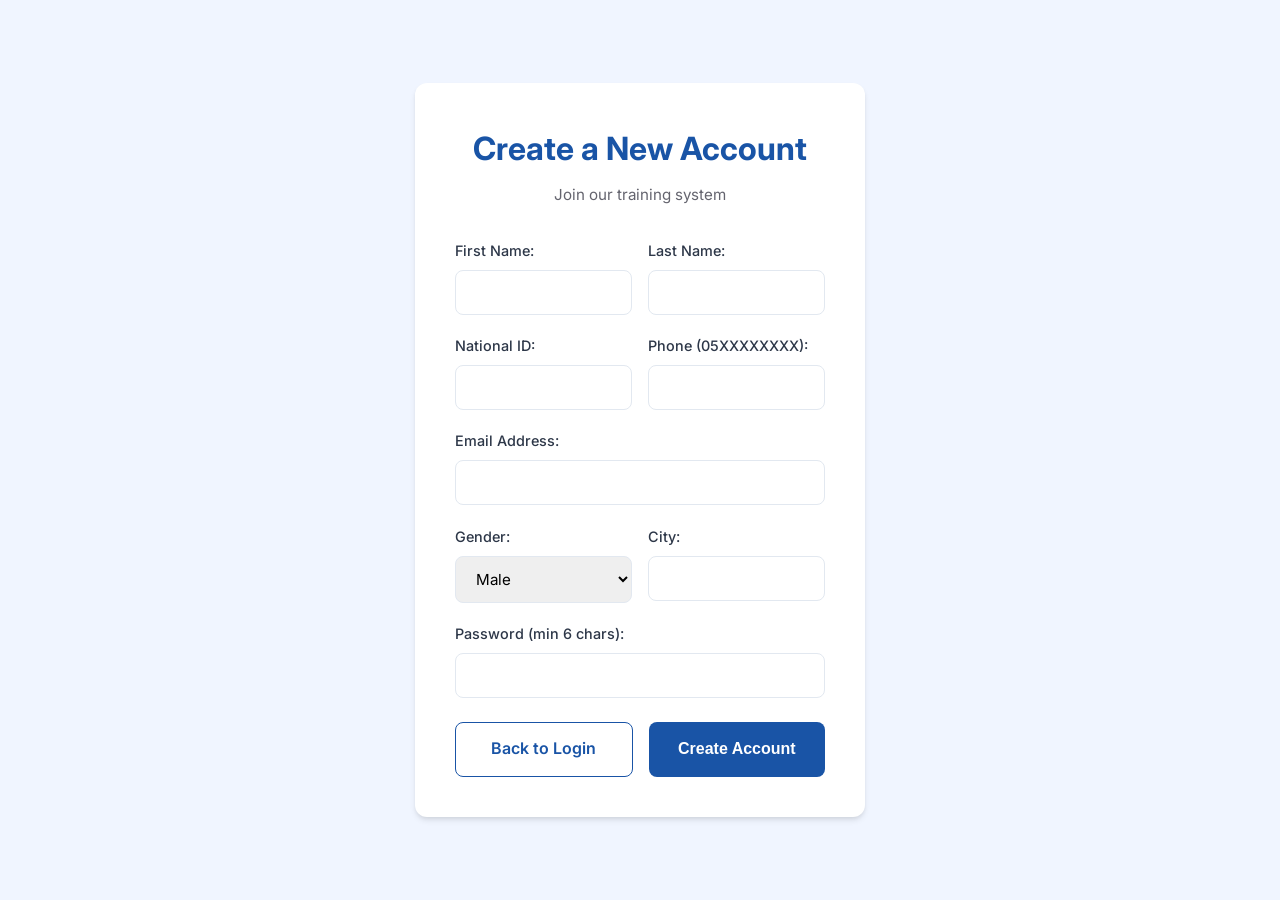
<file: templates/signup.html>
<!DOCTYPE html>
<html lang="en">
<head>
    <meta charset="UTF-8">
    <meta name="viewport" content="width=device-width, initial-scale=1.0">
    <title>Academy System — Sign Up</title>
    <link href="https://fonts.googleapis.com/css2?family=Inter:wght@400;500;600;700&display=swap" rel="stylesheet">
    <link rel="stylesheet" href="/static/styles.css">
</head>
<body>
    <div class="card">
        <div class="header-center">
            <h1>Create a New Account</h1>
            <p class="subtitle">Join our training system</p>
        </div>
        
        <form id="signupForm">
            <div class="form-row">
                <div class="form-group">
                    <label for="firstName">First Name:</label>
                    <input type="text" id="firstName" required>
                </div>
                <div class="form-group">
                    <label for="lastName">Last Name:</label>
                    <input type="text" id="lastName" required>
                </div>
            </div>

            <div class="form-row">
                <div class="form-group">
                    <label for="nationalId">National ID:</label>
                    <input type="text" id="nationalId" pattern="[0-9]{10}" title="Must be exactly 10 digits" required>
                </div>
                <div class="form-group">
                    <label for="phone">Phone (05XXXXXXXX):</label>
                    <input type="text" id="phone" pattern="^05[0-9]{8}$" required>
                </div>
            </div>

            <div class="form-group">
                <label for="email">Email Address:</label>
                <input type="email" id="email" required>
            </div>

            <div class="form-row">
                <div class="form-group">
                    <label for="gender">Gender:</label>
                    <select id="gender" required>
                        <option value="Male">Male</option>
                        <option value="Female">Female</option>
                    </select>
                </div>
                <div class="form-group">
                    <label for="city">City:</label>
                    <input type="text" id="city" required>
                </div>
            </div>

            <div class="form-group">
                <label for="password">Password (min 6 chars):</label>
                <input type="password" id="password" minlength="6" required>
            </div>
            
            <div class="button-group">
                <a href="index.html" class="btn btn-secondary">Back to Login</a>
                <button type="submit" class="btn">Create Account</button>
            </div>
        </form>
    </div>
    <script>
        document.getElementById('signupForm').addEventListener('submit', async function(e) {
            e.preventDefault();
            
            const userData = {
                firstName: document.getElementById('firstName').value,
                lastName: document.getElementById('lastName').value,
                nationalId: document.getElementById('nationalId').value,
                phone: document.getElementById('phone').value,
                email: document.getElementById('email').value,
                gender: document.getElementById('gender').value,
                city: document.getElementById('city').value,
                password: document.getElementById('password').value
            };
            
            try {
                const response = await fetch('/api/signup', {
                    method: 'POST',
                    headers: { 'Content-Type': 'application/json' },
                    body: JSON.stringify(userData)
                });
                
                const data = await response.json();
                
                if (data.success) {
                    alert('Account created successfully! You can now login.');
                    window.location.href = '/index.html';
                } else {
                    alert(data.message || 'Error creating account.');
                }
            } catch (error) {
                console.error('Error signing up:', error);
                alert('Connection error. Please try again.');
            }
        });
    </script>
</body>
</html>
</file>
<file: styles.css>
:root {
    --primary-color: #1954a6;
    --primary-hover: #134285;
    --success-color: #228b22;
    --danger-color: #c43030;
    --neutral-color: #64646e;
    --bg-color: #f0f5ff;
    --card-bg: #ffffff;
    --text-main: #2d3748;
    --text-muted: #718096;
    --border-color: #e2e8f0;
    --shadow: 0 4px 6px -1px rgba(0, 0, 0, 0.1), 0 2px 4px -1px rgba(0, 0, 0, 0.06);
    --shadow-hover: 0 10px 15px -3px rgba(0, 0, 0, 0.1), 0 4px 6px -2px rgba(0, 0, 0, 0.05);
}

* {
    margin: 0;
    padding: 0;
    box-sizing: border-box;
}

body {
    font-family: 'Inter', -apple-system, BlinkMacSystemFont, "Segoe UI", Roboto, Helvetica, Arial, sans-serif;
    background-color: var(--bg-color);
    color: var(--text-main);
    line-height: 1.6;
    display: flex;
    justify-content: center;
    align-items: center;
    min-height: 100vh;
    padding: 20px;
}

/* Typography */
h1, h2, h3 {
    color: var(--primary-color);
    margin-bottom: 0.5rem;
}

.subtitle {
    color: var(--neutral-color);
    font-size: 0.95rem;
    margin-bottom: 2rem;
    text-align: center;
}

/* Card Container */
.card {
    background-color: var(--card-bg);
    border-radius: 12px;
    padding: 2.5rem;
    width: 100%;
    max-width: 450px;
    box-shadow: var(--shadow);
    transition: transform 0.3s ease, box-shadow 0.3s ease;
}

.card:hover {
    box-shadow: var(--shadow-hover);
}

.card.large {
    max-width: 800px;
}

.header-center {
    text-align: center;
    margin-bottom: 2rem;
}

/* Form Styles */
.form-group {
    margin-bottom: 1.2rem;
}

.form-row {
    display: flex;
    gap: 1rem;
}
.form-row .form-group {
    flex: 1;
}

label {
    display: block;
    font-size: 0.9rem;
    font-weight: 500;
    margin-bottom: 0.5rem;
    color: var(--text-main);
}

input, select {
    width: 100%;
    padding: 0.75rem 1rem;
    border: 1px solid var(--border-color);
    border-radius: 8px;
    font-size: 0.95rem;
    transition: border-color 0.2s, box-shadow 0.2s;
    outline: none;
    font-family: inherit;
}

input:focus, select:focus {
    border-color: var(--primary-color);
    box-shadow: 0 0 0 3px rgba(25, 84, 166, 0.15);
}

/* Buttons */
.btn {
    display: inline-block;
    width: 100%;
    padding: 0.85rem 1.5rem;
    background-color: var(--primary-color);
    color: white;
    border: none;
    border-radius: 8px;
    font-size: 1rem;
    font-weight: 600;
    cursor: pointer;
    text-align: center;
    text-decoration: none;
    transition: background-color 0.2s, transform 0.1s;
}

.btn:hover {
    background-color: var(--primary-hover);
}

.btn:active {
    transform: translateY(1px);
}

.btn-secondary {
    background-color: transparent;
    color: var(--primary-color);
    border: 1px solid var(--primary-color);
}
.btn-secondary:hover {
    background-color: rgba(25, 84, 166, 0.05);
}

.btn-danger {
    background-color: var(--danger-color);
}
.btn-danger:hover {
    background-color: #a02727;
}

.btn-link {
    background: none;
    color: var(--primary-color);
    border: none;
    padding: 0;
    font-size: 0.9rem;
    cursor: pointer;
    text-decoration: none;
    display: block;
    text-align: center;
    margin-top: 1rem;
}
.btn-link:hover {
    text-decoration: underline;
}

.button-group {
    display: flex;
    gap: 1rem;
    margin-top: 1.5rem;
}

/* Dashboard Nav */
.nav-menu {
    display: flex;
    flex-direction: column;
    gap: 0.8rem;
    margin-bottom: 2rem;
}

.nav-btn {
    display: flex;
    align-items: center;
    justify-content: flex-start;
    padding: 1rem 1.5rem;
    background-color: var(--bg-color);
    color: var(--primary-color);
    border: 1px solid var(--border-color);
    border-radius: 8px;
    text-decoration: none;
    font-weight: 600;
    transition: all 0.2s;
}

.nav-btn:hover {
    background-color: var(--primary-color);
    color: white;
    transform: translateX(5px);
}

.nav-btn .icon {
    margin-right: 15px;
    font-size: 1.2rem;
}

/* Tables */
table {
    width: 100%;
    border-collapse: collapse;
    margin-top: 1rem;
    background: white;
    border-radius: 8px;
    overflow: hidden;
}

th, td {
    padding: 12px 15px;
    text-align: left;
    border-bottom: 1px solid var(--border-color);
}

th {
    background-color: #f8fafc;
    font-weight: 600;
    color: var(--text-muted);
    font-size: 0.85rem;
    text-transform: uppercase;
    letter-spacing: 0.05em;
}

tr:last-child td {
    border-bottom: none;
}

tr:hover {
    background-color: #f8fafc;
}

.status-badge {
    padding: 4px 10px;
    border-radius: 20px;
    font-size: 0.8rem;
    font-weight: 600;
}
.status-completed { background-color: #d1fae5; color: #065f46; }
.status-pending { background-color: #fef3c7; color: #92400e; }
.status-inprogress { background-color: #dbeafe; color: #1e40af; }
.status-cancelled { background-color: #fee2e2; color: #991b1b; }

/* Top Navigation Bar */
.top-nav {
    display: flex;
    justify-content: space-between;
    align-items: center;
    margin-bottom: 2rem;
    padding-bottom: 1rem;
    border-bottom: 1px solid var(--border-color);
}
.top-nav h2 {
    margin: 0;
}
.back-btn {
    text-decoration: none;
    color: var(--neutral-color);
    font-weight: 500;
    display: flex;
    align-items: center;
    gap: 0.5rem;
}
.back-btn:hover {
    color: var(--primary-color);
}
</file>
<file: static/styles.css>
:root {
    --primary-color: #1954a6;
    --primary-hover: #134285;
    --success-color: #228b22;
    --danger-color: #c43030;
    --neutral-color: #64646e;
    --bg-color: #f0f5ff;
    --card-bg: #ffffff;
    --text-main: #2d3748;
    --text-muted: #718096;
    --border-color: #e2e8f0;
    --shadow: 0 4px 6px -1px rgba(0, 0, 0, 0.1), 0 2px 4px -1px rgba(0, 0, 0, 0.06);
    --shadow-hover: 0 10px 15px -3px rgba(0, 0, 0, 0.1), 0 4px 6px -2px rgba(0, 0, 0, 0.05);
}

* {
    margin: 0;
    padding: 0;
    box-sizing: border-box;
}

body {
    font-family: 'Inter', -apple-system, BlinkMacSystemFont, "Segoe UI", Roboto, Helvetica, Arial, sans-serif;
    background-color: var(--bg-color);
    color: var(--text-main);
    line-height: 1.6;
    display: flex;
    justify-content: center;
    align-items: center;
    min-height: 100vh;
    padding: 20px;
}

/* Typography */
h1, h2, h3 {
    color: var(--primary-color);
    margin-bottom: 0.5rem;
}

.subtitle {
    color: var(--neutral-color);
    font-size: 0.95rem;
    margin-bottom: 2rem;
    text-align: center;
}

/* Card Container */
.card {
    background-color: var(--card-bg);
    border-radius: 12px;
    padding: 2.5rem;
    width: 100%;
    max-width: 450px;
    box-shadow: var(--shadow);
    transition: transform 0.3s ease, box-shadow 0.3s ease;
}

.card:hover {
    box-shadow: var(--shadow-hover);
}

.card.large {
    max-width: 800px;
}

.header-center {
    text-align: center;
    margin-bottom: 2rem;
}

/* Form Styles */
.form-group {
    margin-bottom: 1.2rem;
}

.form-row {
    display: flex;
    gap: 1rem;
}
.form-row .form-group {
    flex: 1;
}

label {
    display: block;
    font-size: 0.9rem;
    font-weight: 500;
    margin-bottom: 0.5rem;
    color: var(--text-main);
}

input, select {
    width: 100%;
    padding: 0.75rem 1rem;
    border: 1px solid var(--border-color);
    border-radius: 8px;
    font-size: 0.95rem;
    transition: border-color 0.2s, box-shadow 0.2s;
    outline: none;
    font-family: inherit;
}

input:focus, select:focus {
    border-color: var(--primary-color);
    box-shadow: 0 0 0 3px rgba(25, 84, 166, 0.15);
}

/* Buttons */
.btn {
    display: inline-block;
    width: 100%;
    padding: 0.85rem 1.5rem;
    background-color: var(--primary-color);
    color: white;
    border: none;
    border-radius: 8px;
    font-size: 1rem;
    font-weight: 600;
    cursor: pointer;
    text-align: center;
    text-decoration: none;
    transition: background-color 0.2s, transform 0.1s;
}

.btn:hover {
    background-color: var(--primary-hover);
}

.btn:active {
    transform: translateY(1px);
}

.btn-secondary {
    background-color: transparent;
    color: var(--primary-color);
    border: 1px solid var(--primary-color);
}
.btn-secondary:hover {
    background-color: rgba(25, 84, 166, 0.05);
}

.btn-danger {
    background-color: var(--danger-color);
}
.btn-danger:hover {
    background-color: #a02727;
}

.btn-link {
    background: none;
    color: var(--primary-color);
    border: none;
    padding: 0;
    font-size: 0.9rem;
    cursor: pointer;
    text-decoration: none;
    display: block;
    text-align: center;
    margin-top: 1rem;
}
.btn-link:hover {
    text-decoration: underline;
}

.button-group {
    display: flex;
    gap: 1rem;
    margin-top: 1.5rem;
}

/* Dashboard Nav */
.nav-menu {
    display: flex;
    flex-direction: column;
    gap: 0.8rem;
    margin-bottom: 2rem;
}

.nav-btn {
    display: flex;
    align-items: center;
    justify-content: flex-start;
    padding: 1rem 1.5rem;
    background-color: var(--bg-color);
    color: var(--primary-color);
    border: 1px solid var(--border-color);
    border-radius: 8px;
    text-decoration: none;
    font-weight: 600;
    transition: all 0.2s;
}

.nav-btn:hover {
    background-color: var(--primary-color);
    color: white;
    transform: translateX(5px);
}

.nav-btn .icon {
    margin-right: 15px;
    font-size: 1.2rem;
}

/* Tables */
table {
    width: 100%;
    border-collapse: collapse;
    margin-top: 1rem;
    background: white;
    border-radius: 8px;
    overflow: hidden;
}

th, td {
    padding: 12px 15px;
    text-align: left;
    border-bottom: 1px solid var(--border-color);
}

th {
    background-color: #f8fafc;
    font-weight: 600;
    color: var(--text-muted);
    font-size: 0.85rem;
    text-transform: uppercase;
    letter-spacing: 0.05em;
}

tr:last-child td {
    border-bottom: none;
}

tr:hover {
    background-color: #f8fafc;
}

.status-badge {
    padding: 4px 10px;
    border-radius: 20px;
    font-size: 0.8rem;
    font-weight: 600;
}
.status-completed { background-color: #d1fae5; color: #065f46; }
.status-pending { background-color: #fef3c7; color: #92400e; }
.status-inprogress { background-color: #dbeafe; color: #1e40af; }
.status-cancelled { background-color: #fee2e2; color: #991b1b; }

/* Top Navigation Bar */
.top-nav {
    display: flex;
    justify-content: space-between;
    align-items: center;
    margin-bottom: 2rem;
    padding-bottom: 1rem;
    border-bottom: 1px solid var(--border-color);
}
.top-nav h2 {
    margin: 0;
}
.back-btn {
    text-decoration: none;
    color: var(--neutral-color);
    font-weight: 500;
    display: flex;
    align-items: center;
    gap: 0.5rem;
}
.back-btn:hover {
    color: var(--primary-color);
}
</file>
